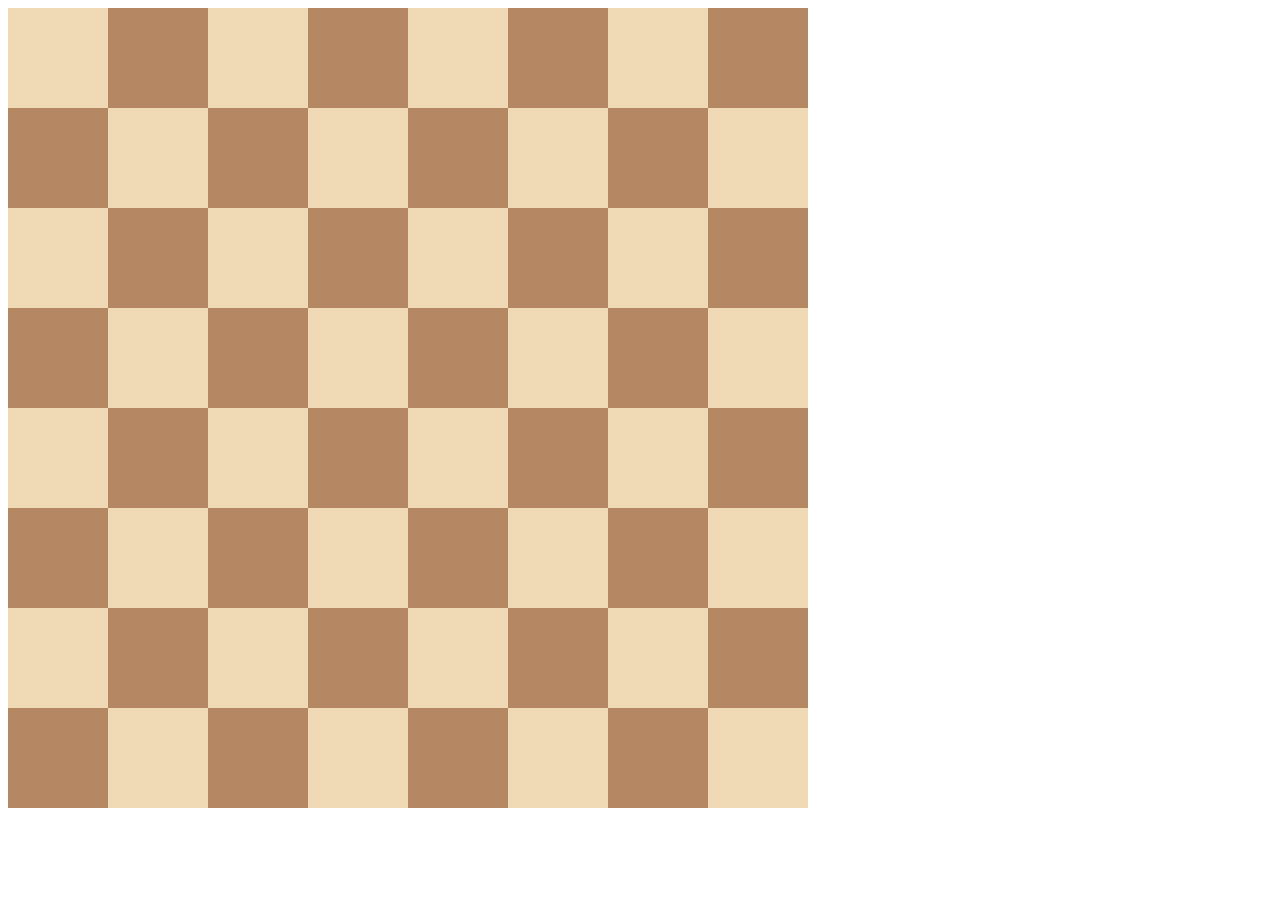
<file: 10.0 Display Grid/index.html>
<!DOCTYPE html>
<html>

<head>
  <title>Chessboard</title>
  <style>
    /* Write your code here */
    /* Each square should be 100px by 100px */
    /* My colours for white: #f0d9b5, black: #b58863 */


    .container{
      width: 800px;
      display: grid;
      grid-template-columns: 1fr 1fr 1fr 1fr 1fr 1fr 1fr 1fr;
      grid-template-rows: 1fr 1fr 1fr 1fr 1fr 1fr 1fr 1fr;

    }

    .white{
      height: 100px;
      width: 100px;
      background-color: #f0d9b5;
    }

    .black{
      height: 100px;
      width: 100px;
      background-color: #b58863;
    }

  </style>
</head>

<body>
  <div class="container">
    <div class="white"></div>
    <div class="black"></div>
    <div class="white"></div>
    <div class="black"></div>
    <div class="white"></div>
    <div class="black"></div>
    <div class="white"></div>
    <div class="black"></div>
    <div class="black"></div>
    <div class="white"></div>
    <div class="black"></div>
    <div class="white"></div>
    <div class="black"></div>
    <div class="white"></div>
    <div class="black"></div>
    <div class="white"></div>
    <div class="white"></div>
    <div class="black"></div>
    <div class="white"></div>
    <div class="black"></div>
    <div class="white"></div>
    <div class="black"></div>
    <div class="white"></div>
    <div class="black"></div>
    <div class="black"></div>
    <div class="white"></div>
    <div class="black"></div>
    <div class="white"></div>
    <div class="black"></div>
    <div class="white"></div>
    <div class="black"></div>
    <div class="white"></div>
    <div class="white"></div>
    <div class="black"></div>
    <div class="white"></div>
    <div class="black"></div>
    <div class="white"></div>
    <div class="black"></div>
    <div class="white"></div>
    <div class="black"></div>
    <div class="black"></div>
    <div class="white"></div>
    <div class="black"></div>
    <div class="white"></div>
    <div class="black"></div>
    <div class="white"></div>
    <div class="black"></div>
    <div class="white"></div>
    <div class="white"></div>
    <div class="black"></div>
    <div class="white"></div>
    <div class="black"></div>
    <div class="white"></div>
    <div class="black"></div>
    <div class="white"></div>
    <div class="black"></div>
    <div class="black"></div>
    <div class="white"></div>
    <div class="black"></div>
    <div class="white"></div>
    <div class="black"></div>
    <div class="white"></div>
    <div class="black"></div>
    <div class="white"></div>
  </div>
</body>

</html>
</file>
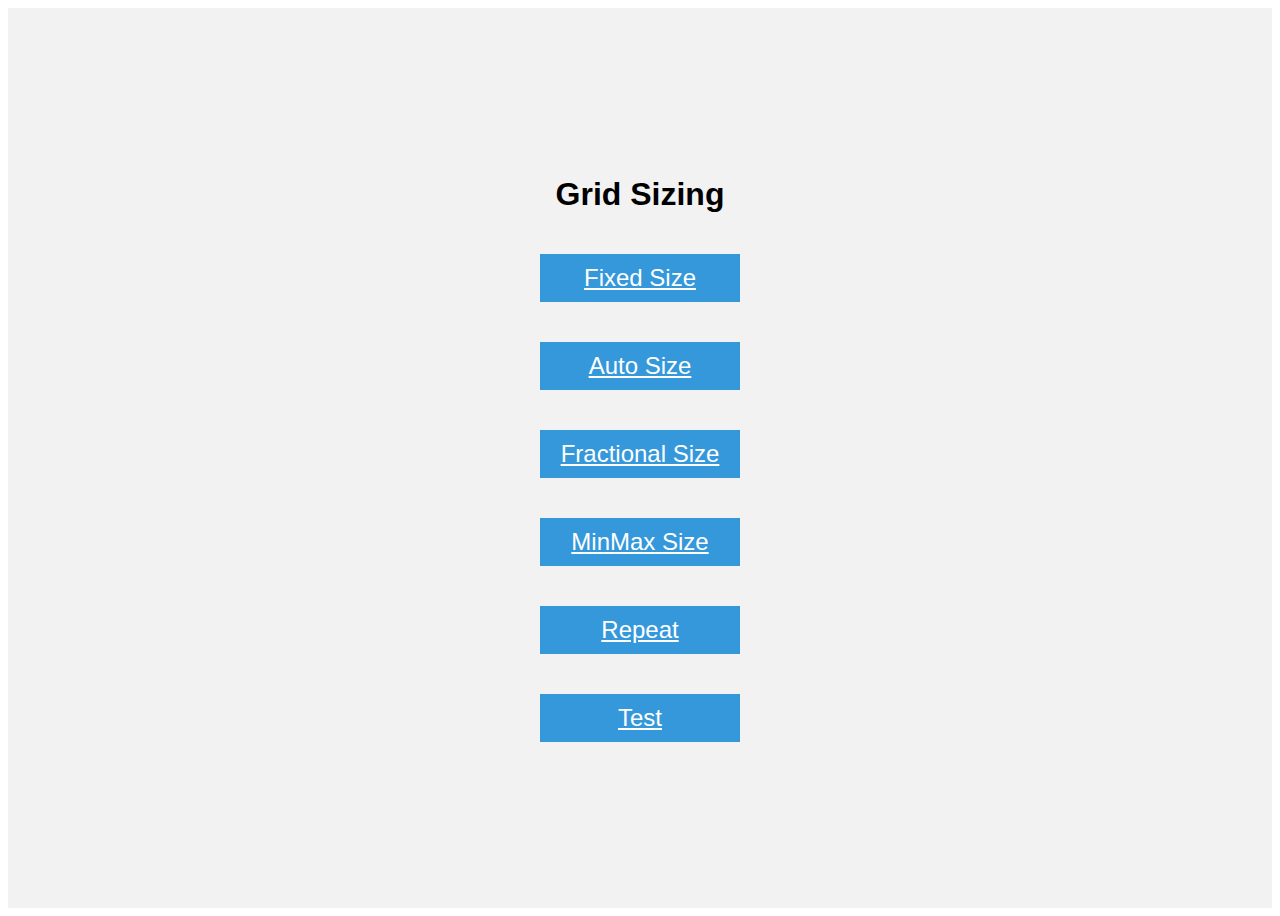
<file: 10.1 Grid Sizing/index.html>
<!DOCTYPE html>
<html lang="en">

<head>
  <meta charset="UTF-8">
  <meta name="google" content="notranslate">
  <meta name="viewport" content="width=device-width, initial-scale=1.0">
  <title>Grid Fundamentals</title>
  <style>
    body {
      font-family: sans-serif;
    }

    .container {
      display: flex;
      justify-content: center;
      align-items: center;
      flex-direction: column;
      height: 100vh;
      background-color: #f2f2f2;
    }

    .item {
      width: 200px;
      margin: 20px;
      background-color: #3498db;
      color: #fff;
      text-align: center;
      line-height: 2;
      font-size: 24px;
    }
  </style>
</head>

<body>
  <div class="container">
    <h1>Grid Sizing</h1>
    <a class="item" href="./fixed-size.html">Fixed Size</a>
    <a class="item" href="./auto-size.html">Auto Size</a>
    <a class="item" href="./fractional-size.html">Fractional Size</a>
    <a class="item" href="./minmax-size.html">MinMax Size</a>
    <a class="item" href="./repeat.html">Repeat</a>
    <a class="item" href="./test.html">Test</a>


  </div>
</body>

</html>
</file>
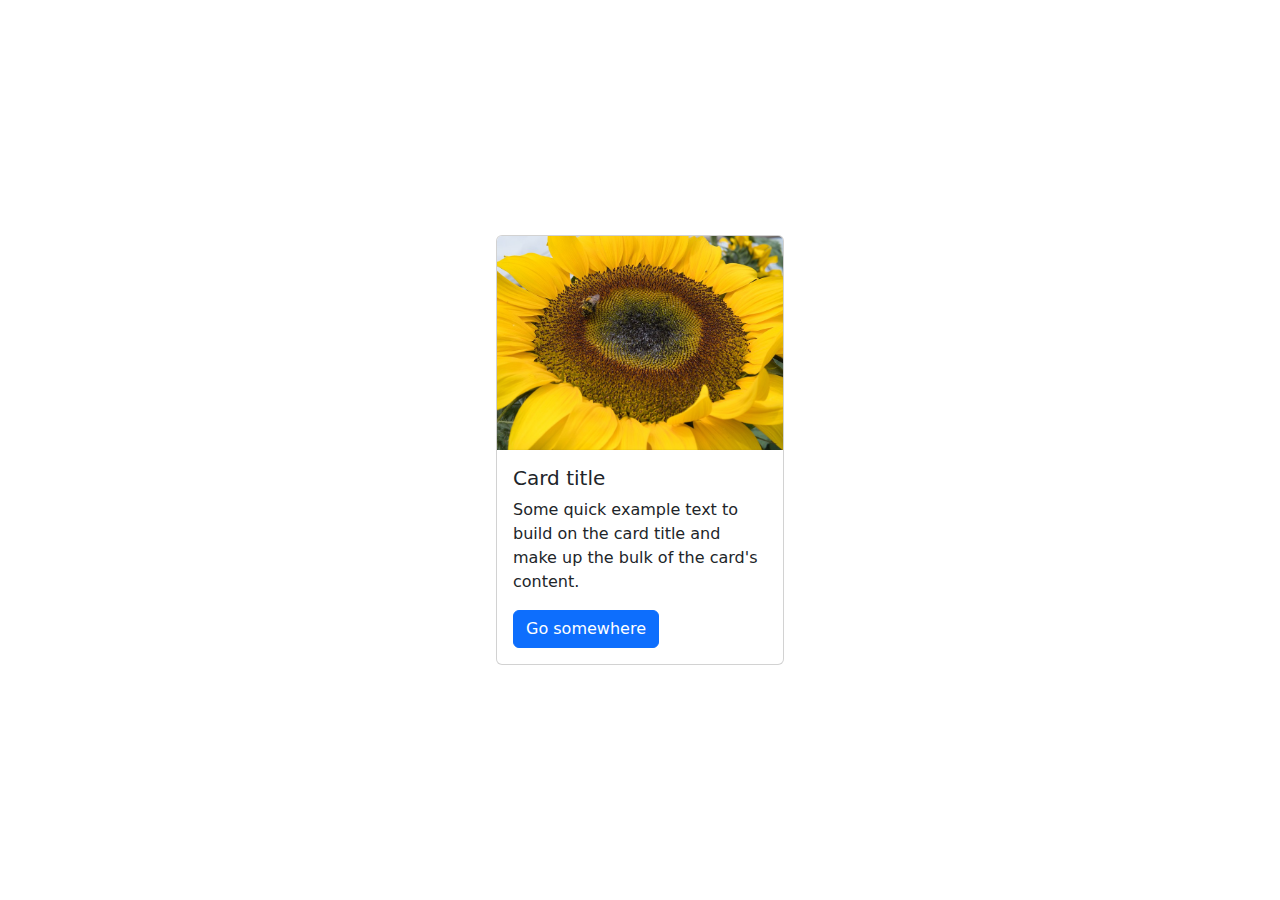
<file: 11.0 Bootstrap Intro/index.html>
<!doctype html>
<html lang="en">

<head>
  <meta charset="utf-8">
  <meta name="viewport" content="width=device-width, initial-scale=1">
  <title>Bootstrap</title>
  <!-- TODO 1: Add the Bootstrap link here. -->
  <link href="https://cdn.jsdelivr.net/npm/bootstrap@5.3.3/dist/css/bootstrap.min.css" rel="stylesheet" integrity="sha384-QWTKZyjpPEjISv5WaRU9OFeRpok6YctnYmDr5pNlyT2bRjXh0JMhjY6hW+ALEwIH" crossorigin="anonymous">
  <style>
    /* TODO 4: Use flexbox to center the card in the vertical and horizontal center. */
    .flex-container{
      height: 100vh;
      display: flex;
      justify-content: center;
      align-items: center;
    }
  </style>
</head>

<body>
  <div class="flex-container">
    <!-- TODO 2: Add the Bootstrap Prebuilt Card here -->
    <div class="card" style="width: 18rem;">
      <img src="flower.jpg" class="card-img-top" alt="...">
      <div class="card-body">
        <h5 class="card-title">Card title</h5>
        <p class="card-text">Some quick example text to build on the card title and make up the bulk of the card's content.</p>
        <a href="#" class="btn btn-primary">Go somewhere</a>
      </div>
    </div>
    <!-- TODO 3: Change the image src to display the flower.jpg image. -->
  </div>
</body>

</html>
</file>
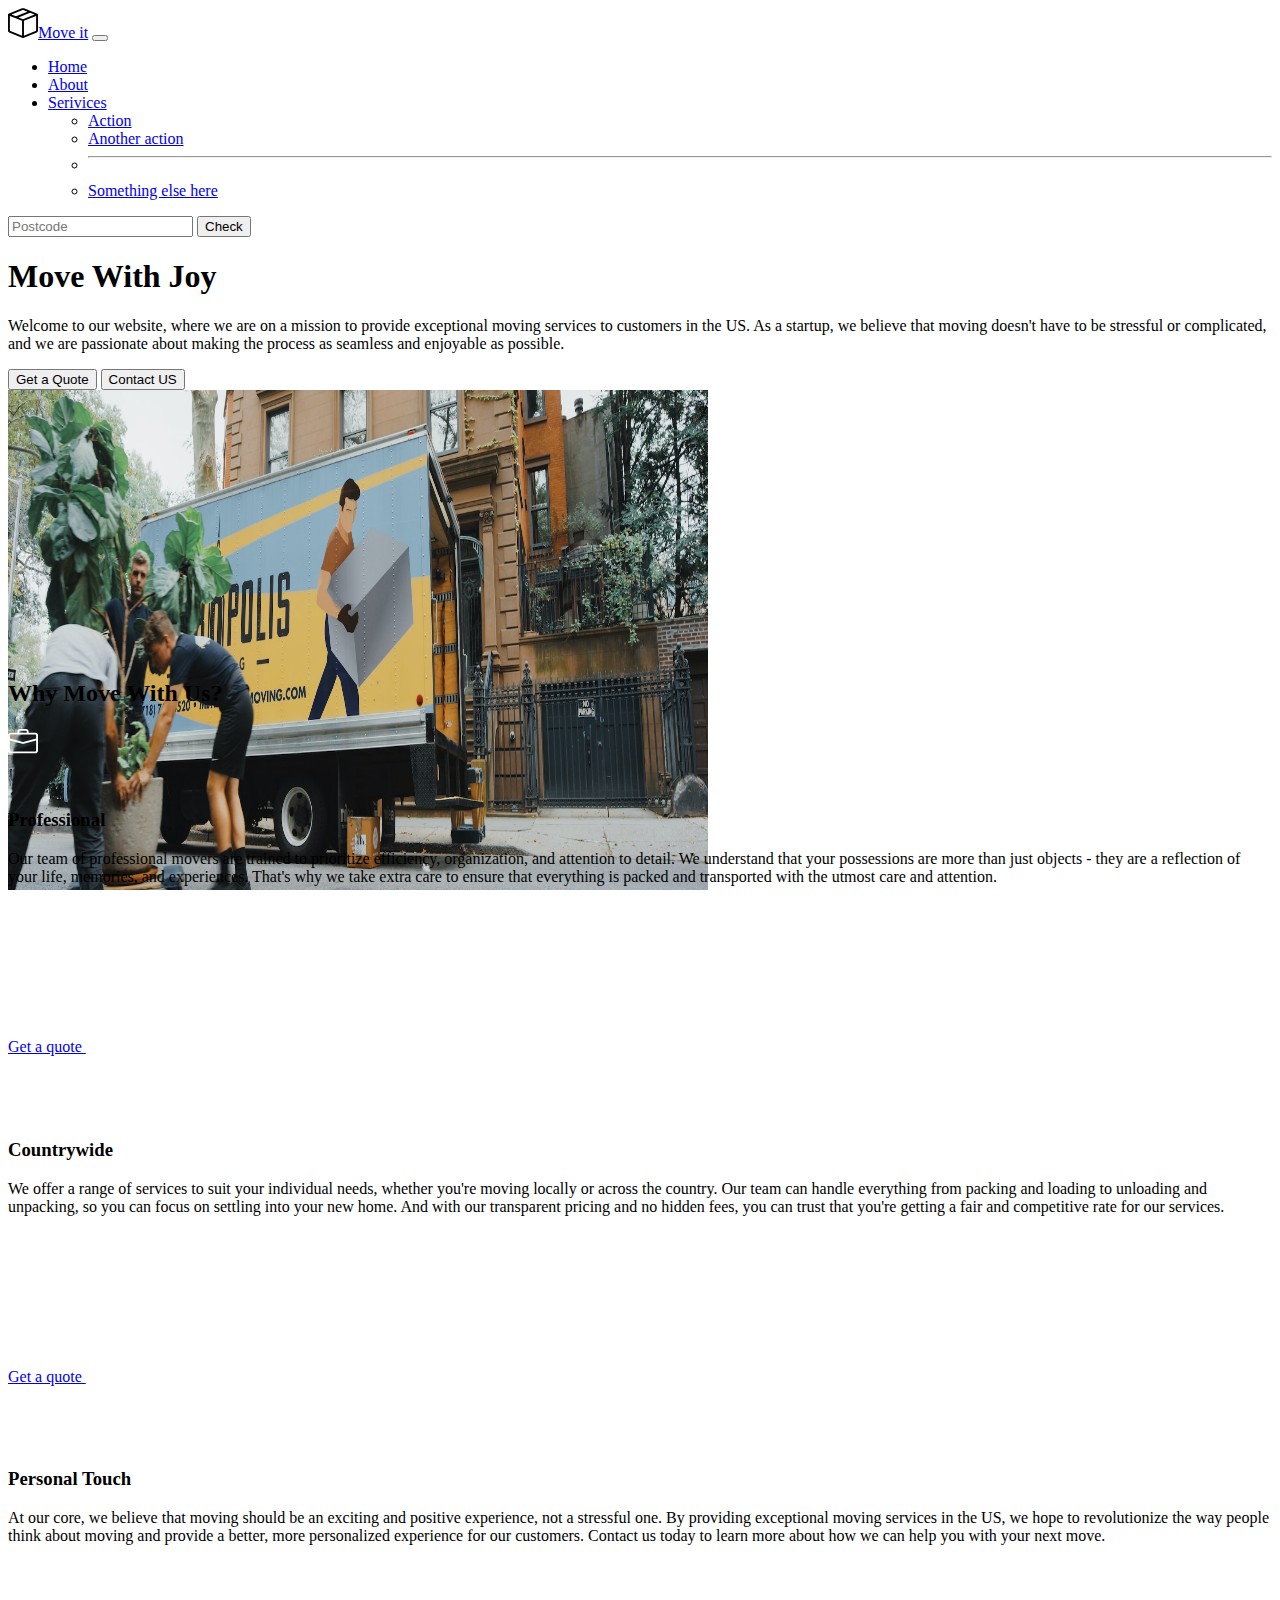
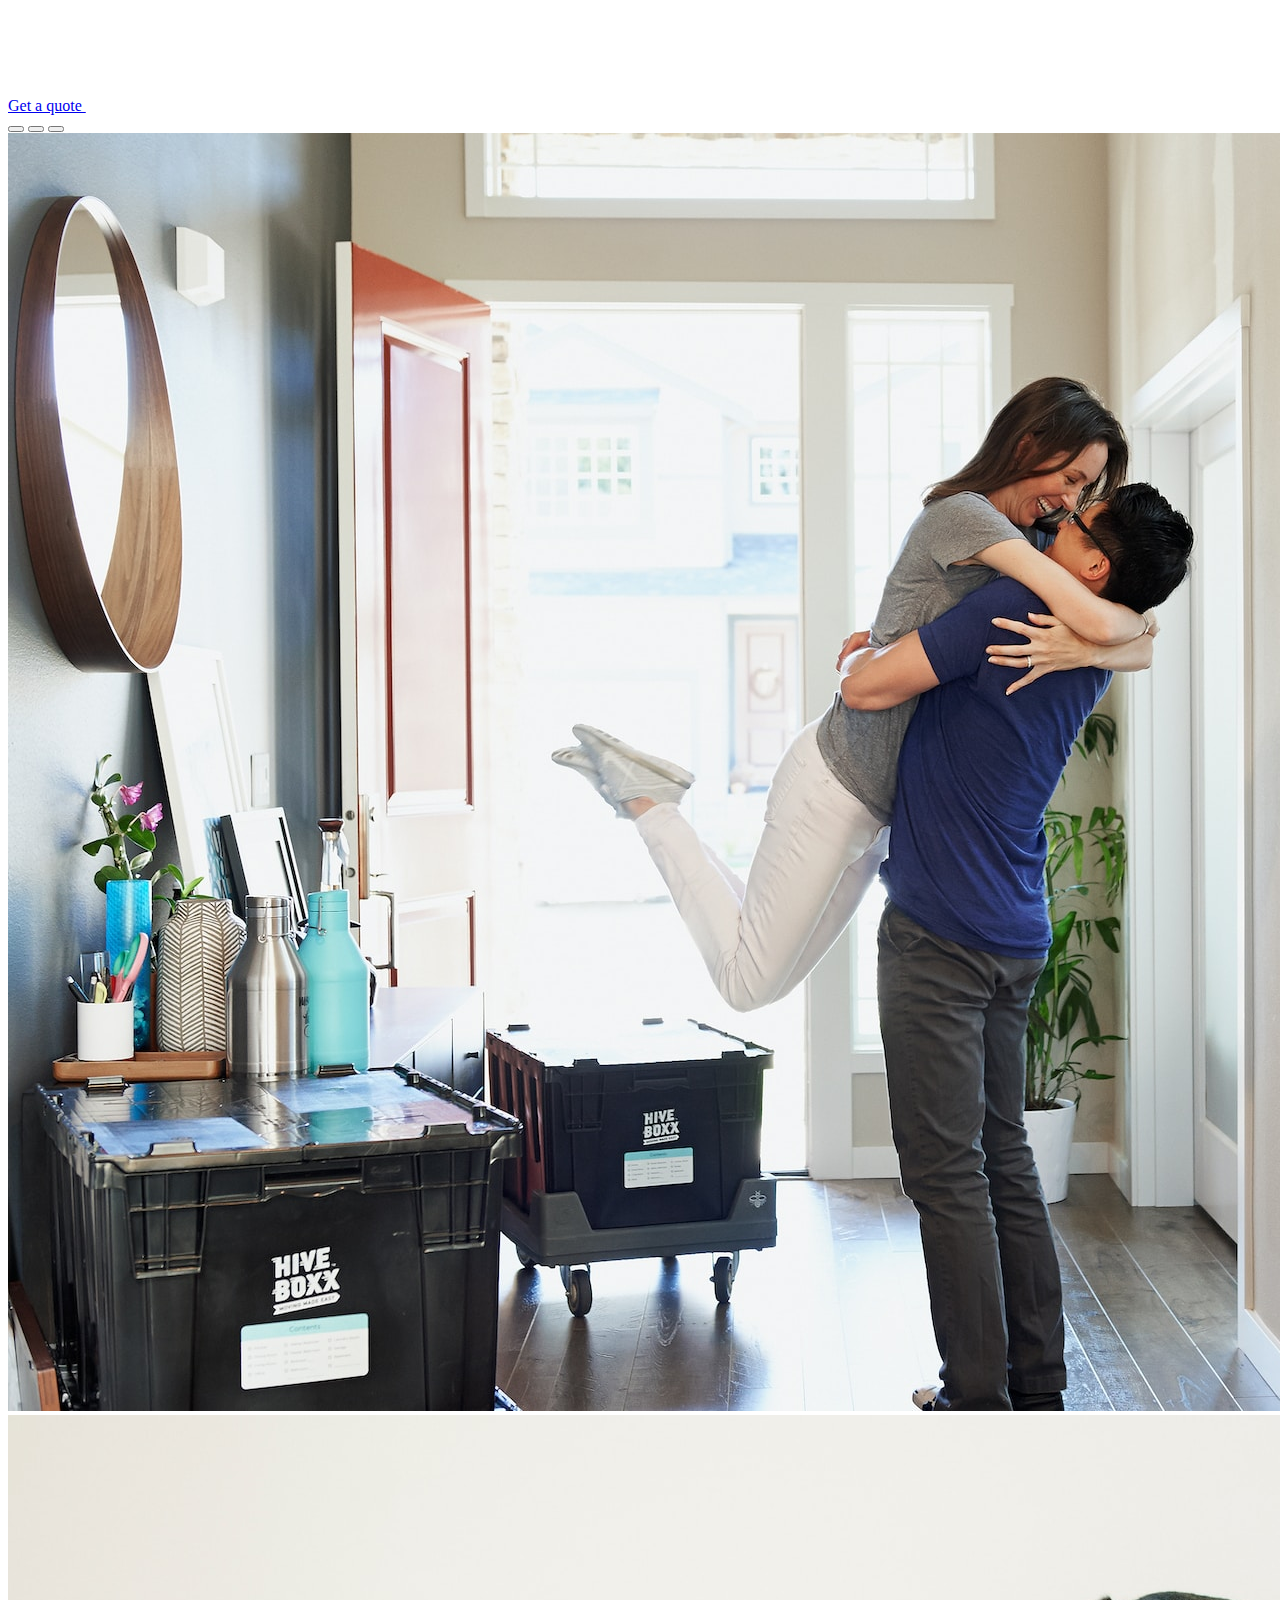
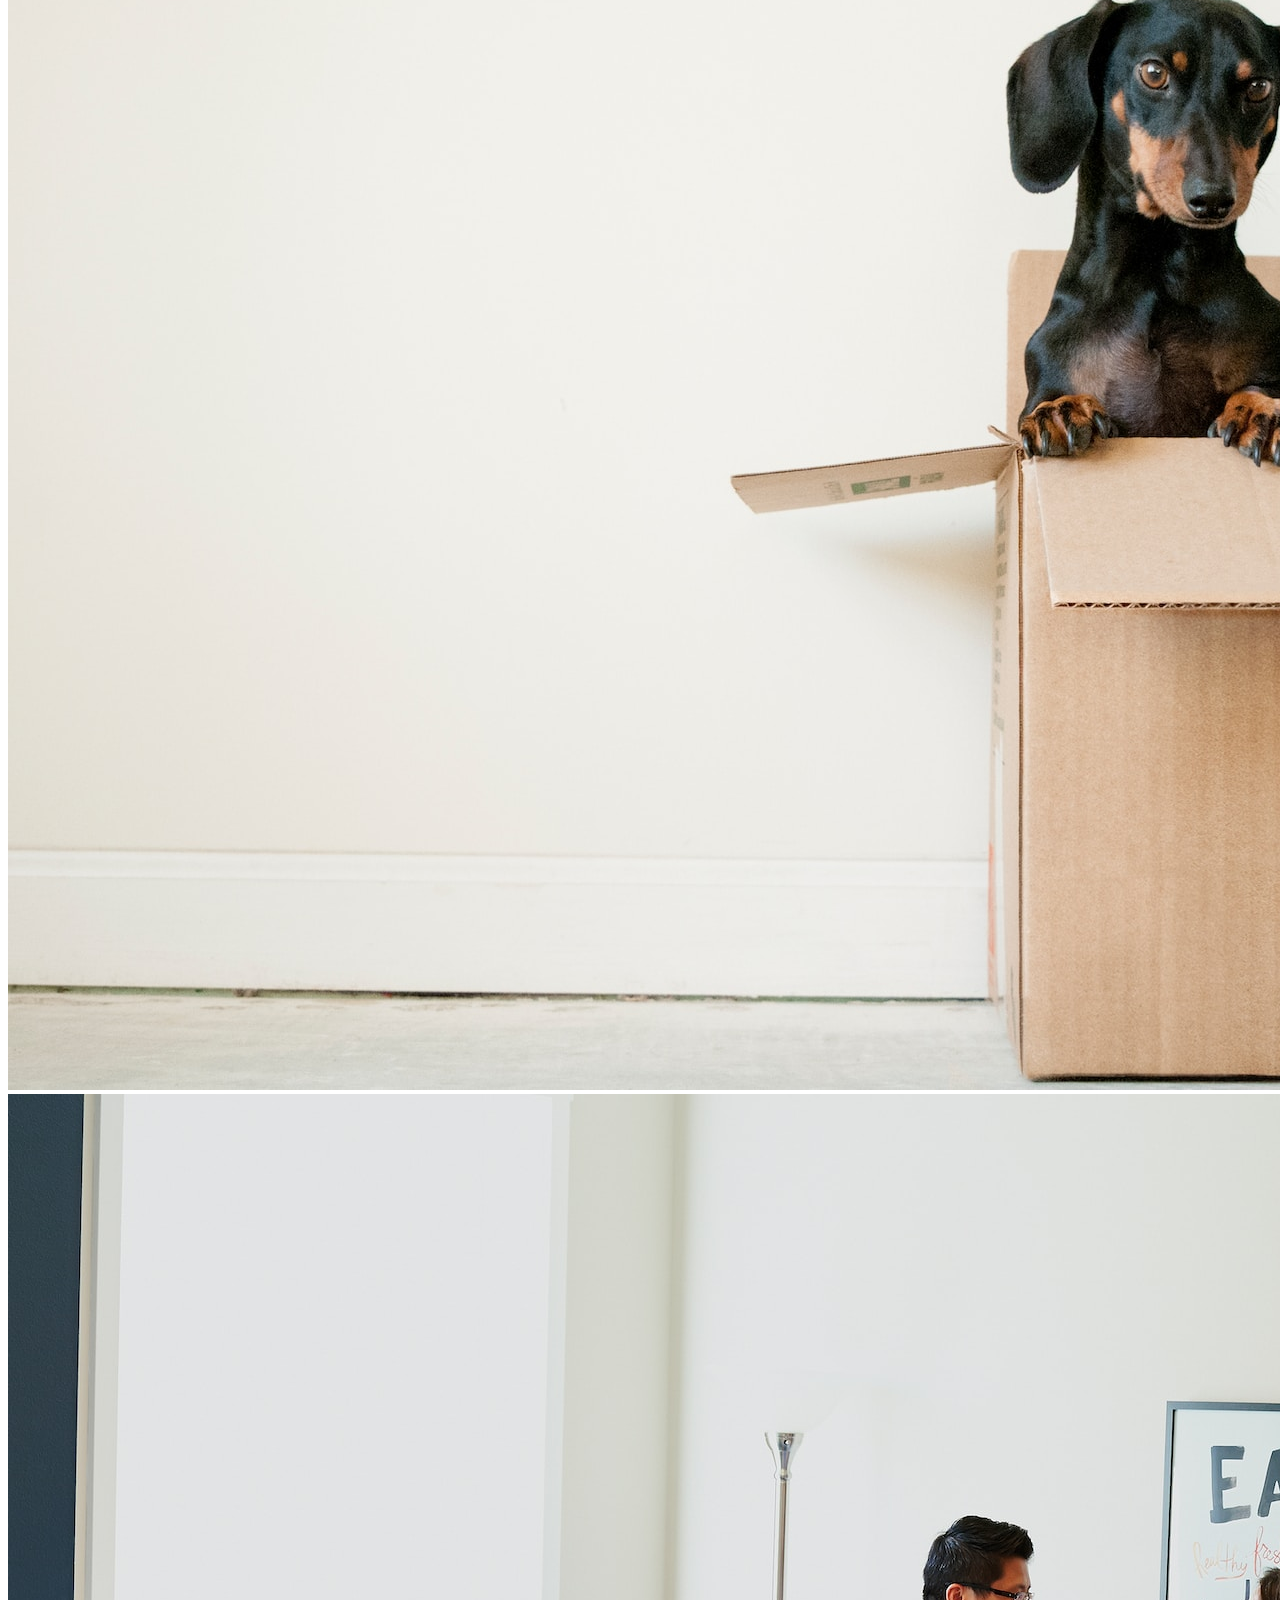
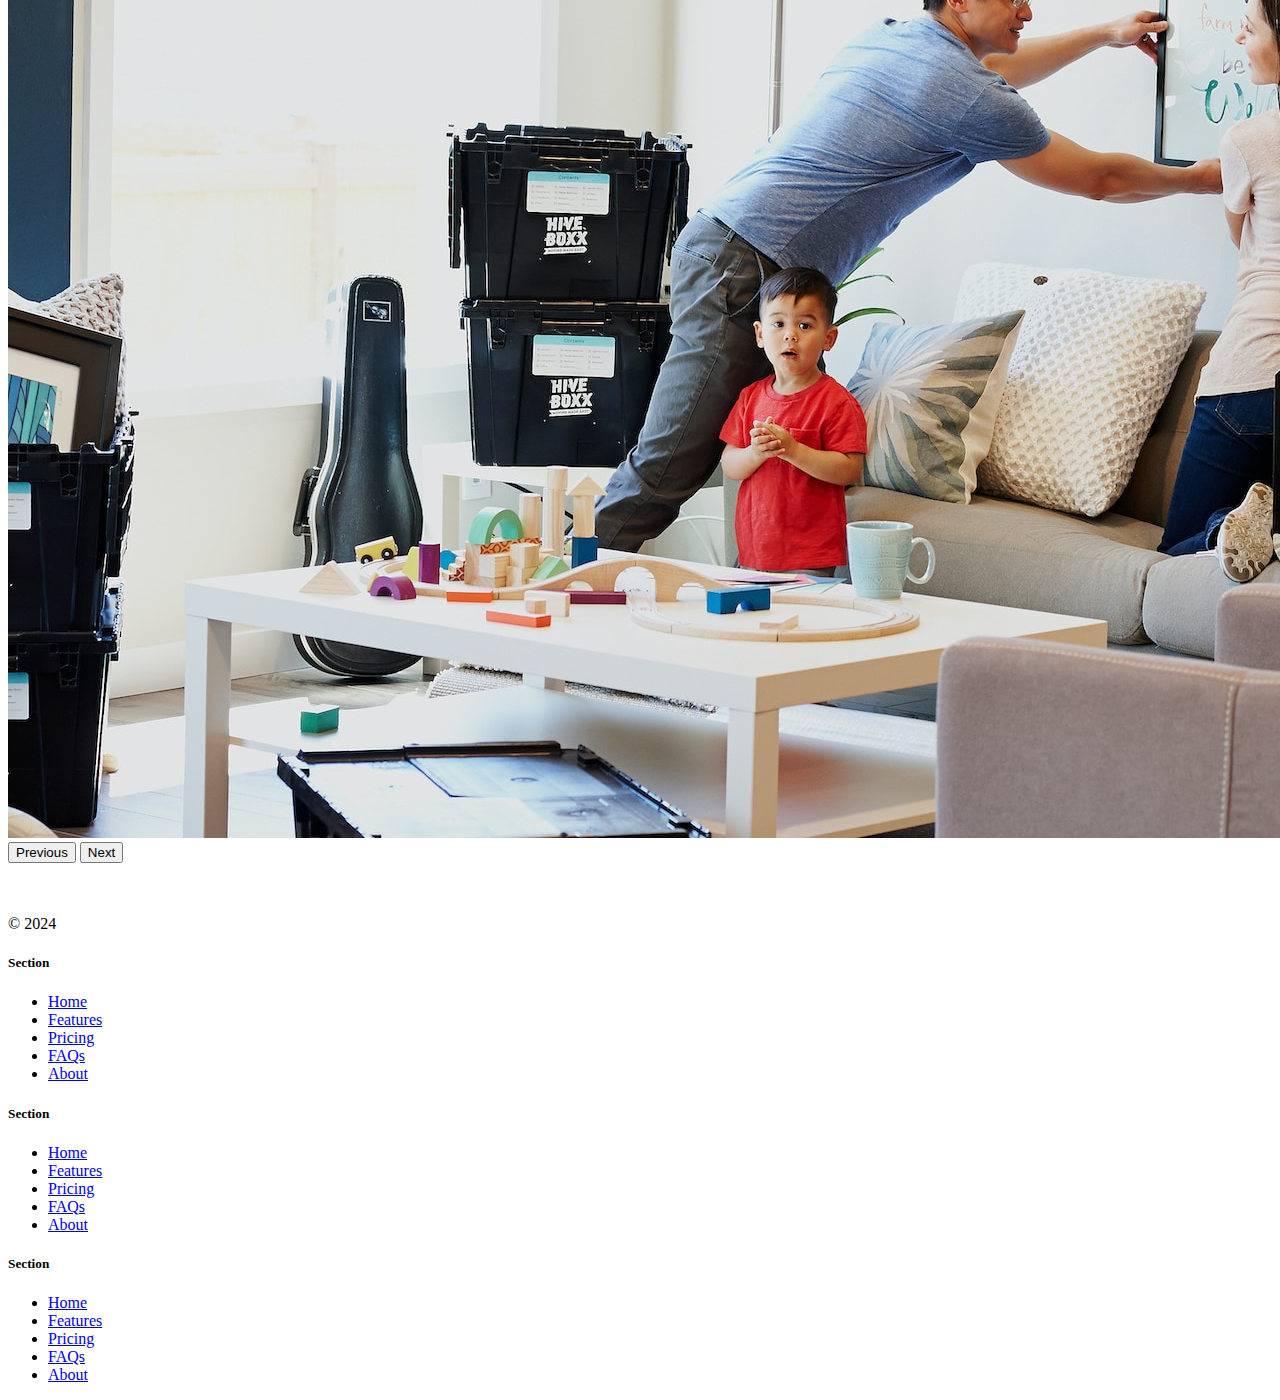
<file: 11.2 Bootstrap Components/index.html>
<!DOCTYPE html>
<html lang="en" data-bs-theme="dark">

<head>
  <meta charset="UTF-8">
  <meta name="viewport" content="width=device-width, initial-scale=1.0">
  <title>Bootstrap Components</title>
  <link href="https://cdn.jsdelivr.net/npm/bootstrap@5.3.0-alpha2/dist/css/bootstrap.min.css" rel="stylesheet"
    integrity="sha384-aFq/bzH65dt+w6FI2ooMVUpc+21e0SRygnTpmBvdBgSdnuTN7QbdgL+OapgHtvPp" crossorigin="anonymous">
  <style>

.feature-icon {
    width: 4rem;
    height: 4rem;
    border-radius: .75rem;
}

.container{

}

/* .carousel-inner{
  display: flex;
  height: 100vh;
  align-items: center;
  justify-content: center;
  width: 960px;
}
 */
  </style>
</head>

<body>
  <nav class="navbar navbar-expand-lg bg-body-tertiary">
    <div class="container-fluid">
      <a class="navbar-brand" href="#"> <img src="box-seam.svg" alt="Move it brand logo" height="30">Move it</a>
      <button class="navbar-toggler" type="button" data-bs-toggle="collapse" data-bs-target="#navbarSupportedContent" aria-controls="navbarSupportedContent" aria-expanded="false" aria-label="Toggle navigation">
        <span class="navbar-toggler-icon"></span>
      </button>
      <div class="collapse navbar-collapse" id="navbarSupportedContent">
        <ul class="navbar-nav me-auto mb-2 mb-lg-0">
          <li class="nav-item">
            <a class="nav-link active" aria-current="page" href="#">Home</a>
          </li>
          <li class="nav-item">
            <a class="nav-link" href="#">About</a>
          </li>
          <li class="nav-item dropdown">
            <a class="nav-link dropdown-toggle" href="#" role="button" data-bs-toggle="dropdown" aria-expanded="false">
              Serivices
            </a>
            <ul class="dropdown-menu">
              <li><a class="dropdown-item" href="#">Action</a></li>
              <li><a class="dropdown-item" href="#">Another action</a></li>
              <li><hr class="dropdown-divider"></li>
              <li><a class="dropdown-item" href="#">Something else here</a></li>
            </ul>
          </li>
        </ul>
        <form class="d-flex" role="search">
          <input class="form-control me-2" type="search" placeholder="Postcode" aria-label="Search">
          <button class="btn btn-outline-success" type="submit">Check</button>
        </form>
      </div>
    </div>
  </nav>

  <div class="px-4 pt-5 my-5 text-center border-bottom">
    <h1 class="display-4 fw-bold text-body-emphasis">Move With Joy</h1>
    <div class="col-lg-6 mx-auto">
      <p class="lead mb-4">Welcome to our website, where we are on a mission to provide exceptional moving services to customers in the US. As a startup, we believe that moving doesn't have to be stressful or complicated, and we are passionate about making the process as seamless and enjoyable as possible.</p>
      <div class="d-grid gap-2 d-sm-flex justify-content-sm-center mb-5">
        <button type="button" class="btn btn-primary btn-lg px-4 me-sm-3">Get a Quote</button>
        <button type="button" class="btn btn-outline-secondary btn-lg px-4">Contact US</button>
      </div>
    </div>
    <div class="overflow-hidden" style="max-height: 30vh;">
      <div class="container px-5">
        <img src="moving-van.jpg" class="img-fluid border rounded-3 shadow-lg mb-4" alt="Example image" width="700" height="500" loading="lazy">
      </div>
    </div>
  </div>

  <div class="container px-4 py-5" id="featured-3">
    <h2 class="pb-2 border-bottom">Why Move With Us?</h2>
    <div class="row g-4 py-5 row-cols-1 row-cols-lg-3">
      <div class="feature col">
        <div class="feature-icon d-inline-flex align-items-center justify-content-center text-bg-primary bg-gradient fs-2 mb-3">
         <img src="./briefcase.svg" alt="briefcase" height="30">
        </div>
        <h3 class="fs-2 text-body-emphasis">Professional</h3>
        <p>Our team of professional movers are trained to prioritize efficiency, organization, and attention to detail. We understand that your possessions are more than just objects - they are a reflection of your life, memories, and experiences. That's why we take extra care to ensure that everything is packed and transported with the utmost care and attention.</p>
        <a href="#" class="icon-link">
          Get a quote
          <svg class="bi"><use xlink:href="#chevron-right"></use></svg>
        </a>
      </div>
      <div class="feature col">
        <div class="feature-icon d-inline-flex align-items-center justify-content-center text-bg-primary bg-gradient fs-2 mb-3">
          <img src="./bus-front.svg" alt="bus-front" height="30">
        </div>
        <h3 class="fs-2 text-body-emphasis">Countrywide</h3>
        <p>We offer a range of services to suit your individual needs, whether you're moving locally or across the country. Our team can handle everything from packing and loading to unloading and unpacking, so you can focus on settling into your new home. And with our transparent pricing and no hidden fees, you can trust that you're getting a fair and competitive rate for our services.</p>
        <a href="#" class="icon-link">
          Get a quote
          <svg class="bi"><use xlink:href="#chevron-right"></use></svg>
        </a>
      </div>
      <div class="feature col">
        <div class="feature-icon d-inline-flex align-items-center justify-content-center text-bg-primary bg-gradient fs-2 mb-3">
          <img src="./chat-square-heart.svg" alt="chat-square-heart" height="30">
        </div>
        <h3 class="fs-2 text-body-emphasis">Personal Touch</h3>
        <p>At our core, we believe that moving should be an exciting and positive experience, not a stressful one. By providing exceptional moving services in the US, we hope to revolutionize the way people think about moving and provide a better, more personalized experience for our customers. Contact us today to learn more about how we can help you with your next move.</p>
        <a href="#" class="icon-link">
          Get a quote
          <svg class="bi"><use xlink:href="#chevron-right"></use></svg>
        </a>
      </div>
    </div>
  </div>

  <div class="container">
  <div id="carouselExampleIndicators" class="carousel slide">
    <div class="carousel-indicators">
      <button type="button" data-bs-target="#carouselExampleIndicators" data-bs-slide-to="0" class="active" aria-current="true" aria-label="Slide 1"></button>
      <button type="button" data-bs-target="#carouselExampleIndicators" data-bs-slide-to="1" aria-label="Slide 2"></button>
      <button type="button" data-bs-target="#carouselExampleIndicators" data-bs-slide-to="2" aria-label="Slide 3"></button>
    </div>
    <div class="carousel-inner">
      <div class="carousel-item active">
        <img src="couple.jpg" class="d-block w-100" alt="...">
      </div>
      <div class="carousel-item">
        <img src="dog.jpg" class="d-block w-100" alt="...">
      </div>
      <div class="carousel-item">
        <img src="family.jpg" class="d-block w-100" alt="...">
      </div>
    </div>
    <button class="carousel-control-prev" type="button" data-bs-target="#carouselExampleIndicators" data-bs-slide="prev">
      <span class="carousel-control-prev-icon" aria-hidden="true"></span>
      <span class="visually-hidden">Previous</span>
    </button>
    <button class="carousel-control-next" type="button" data-bs-target="#carouselExampleIndicators" data-bs-slide="next">
      <span class="carousel-control-next-icon" aria-hidden="true"></span>
      <span class="visually-hidden">Next</span>
    </button>
  </div>
</div>

<footer class="row row-cols-1 row-cols-sm-2 row-cols-md-5 py-5 my-5 border-top">
  <div class="col mb-3">
    <a href="/" class="d-flex align-items-center mb-3 link-body-emphasis text-decoration-none">
      <svg class="bi me-2" width="40" height="32"><use xlink:href="#bootstrap"></use></svg>
    </a>
    <p class="text-body-secondary">© 2024</p>
  </div>

  <div class="col mb-3">

  </div>

  <div class="col mb-3">
    <h5>Section</h5>
    <ul class="nav flex-column">
      <li class="nav-item mb-2"><a href="#" class="nav-link p-0 text-body-secondary">Home</a></li>
      <li class="nav-item mb-2"><a href="#" class="nav-link p-0 text-body-secondary">Features</a></li>
      <li class="nav-item mb-2"><a href="#" class="nav-link p-0 text-body-secondary">Pricing</a></li>
      <li class="nav-item mb-2"><a href="#" class="nav-link p-0 text-body-secondary">FAQs</a></li>
      <li class="nav-item mb-2"><a href="#" class="nav-link p-0 text-body-secondary">About</a></li>
    </ul>
  </div>

  <div class="col mb-3">
    <h5>Section</h5>
    <ul class="nav flex-column">
      <li class="nav-item mb-2"><a href="#" class="nav-link p-0 text-body-secondary">Home</a></li>
      <li class="nav-item mb-2"><a href="#" class="nav-link p-0 text-body-secondary">Features</a></li>
      <li class="nav-item mb-2"><a href="#" class="nav-link p-0 text-body-secondary">Pricing</a></li>
      <li class="nav-item mb-2"><a href="#" class="nav-link p-0 text-body-secondary">FAQs</a></li>
      <li class="nav-item mb-2"><a href="#" class="nav-link p-0 text-body-secondary">About</a></li>
    </ul>
  </div>

  <div class="col mb-3">
    <h5>Section</h5>
    <ul class="nav flex-column">
      <li class="nav-item mb-2"><a href="#" class="nav-link p-0 text-body-secondary">Home</a></li>
      <li class="nav-item mb-2"><a href="#" class="nav-link p-0 text-body-secondary">Features</a></li>
      <li class="nav-item mb-2"><a href="#" class="nav-link p-0 text-body-secondary">Pricing</a></li>
      <li class="nav-item mb-2"><a href="#" class="nav-link p-0 text-body-secondary">FAQs</a></li>
      <li class="nav-item mb-2"><a href="#" class="nav-link p-0 text-body-secondary">About</a></li>
    </ul>
  </div>
</footer>

  <script src="https://cdn.jsdelivr.net/npm/bootstrap@5.3.3/dist/js/bootstrap.bundle.min.js" integrity="sha384-YvpcrYf0tY3lHB60NNkmXc5s9fDVZLESaAA55NDzOxhy9GkcIdslK1eN7N6jIeHz" crossorigin="anonymous"></script>
</body>

</html>
</file>
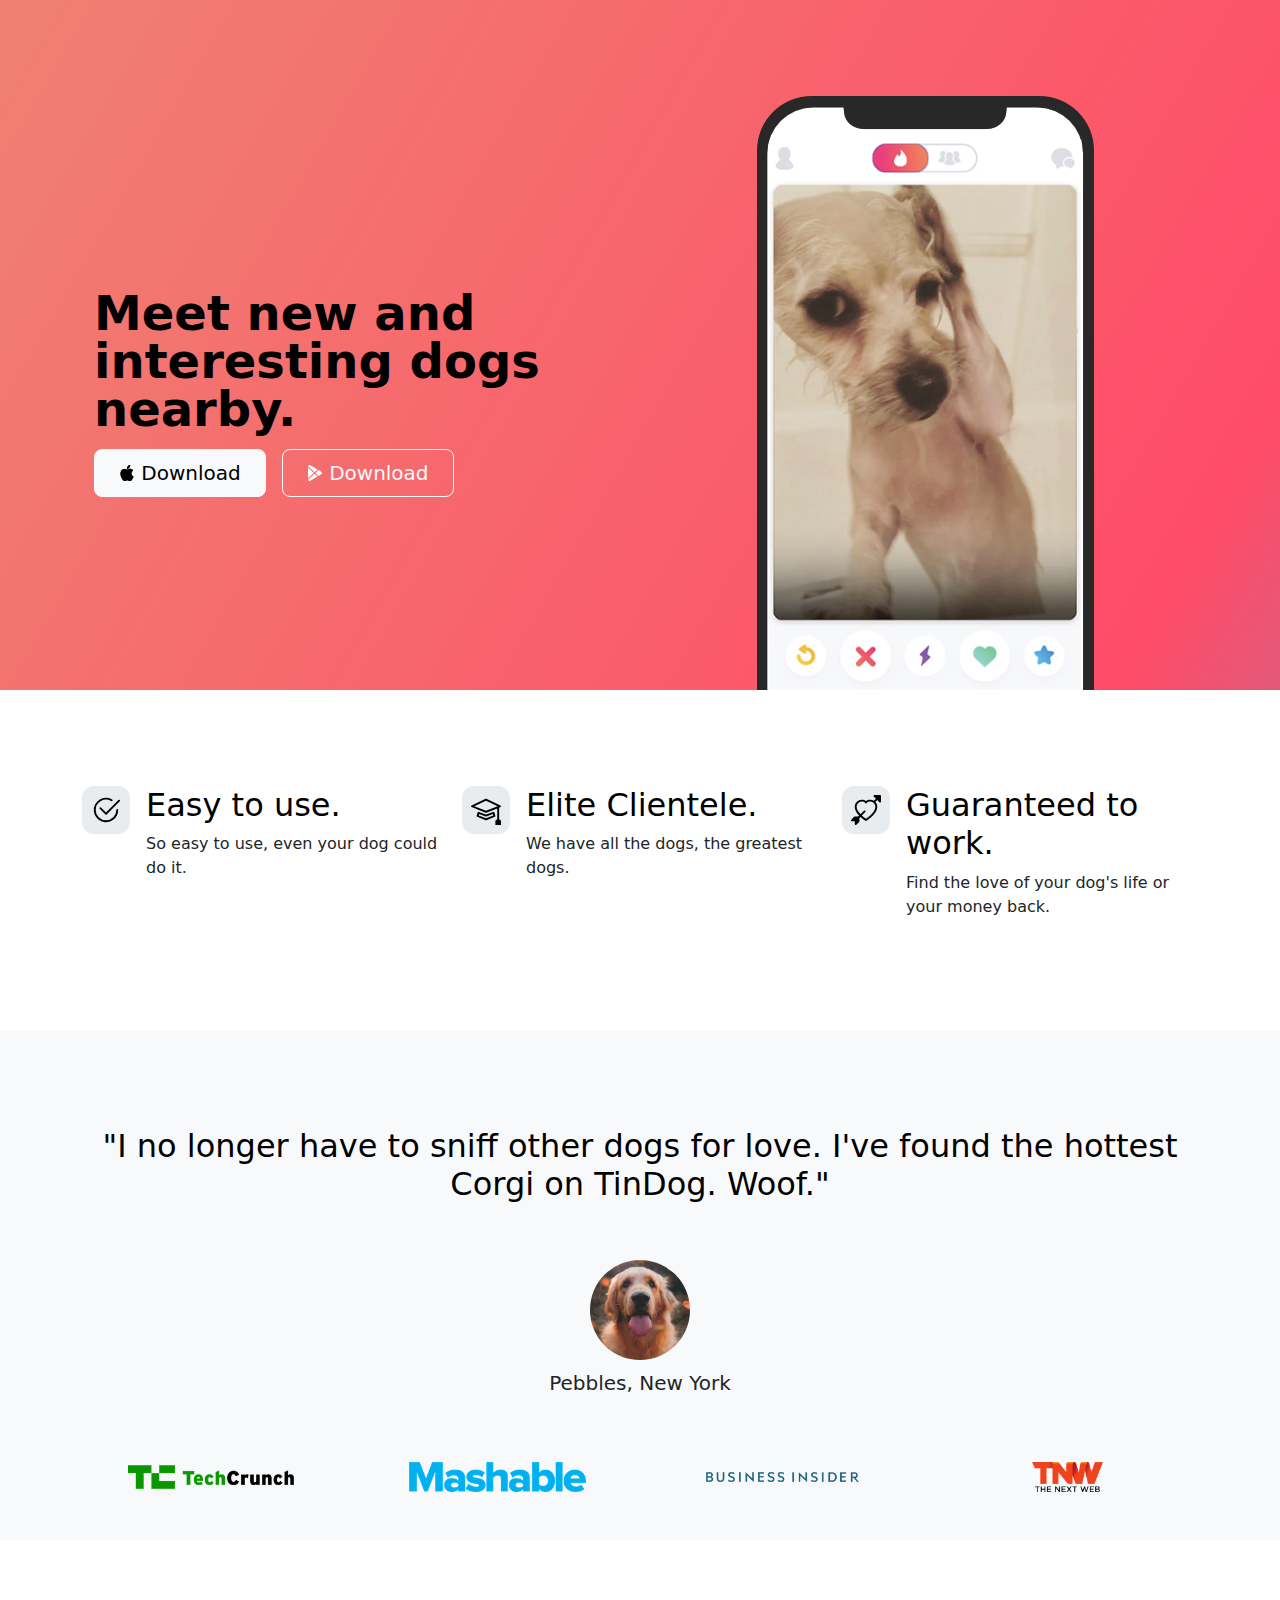
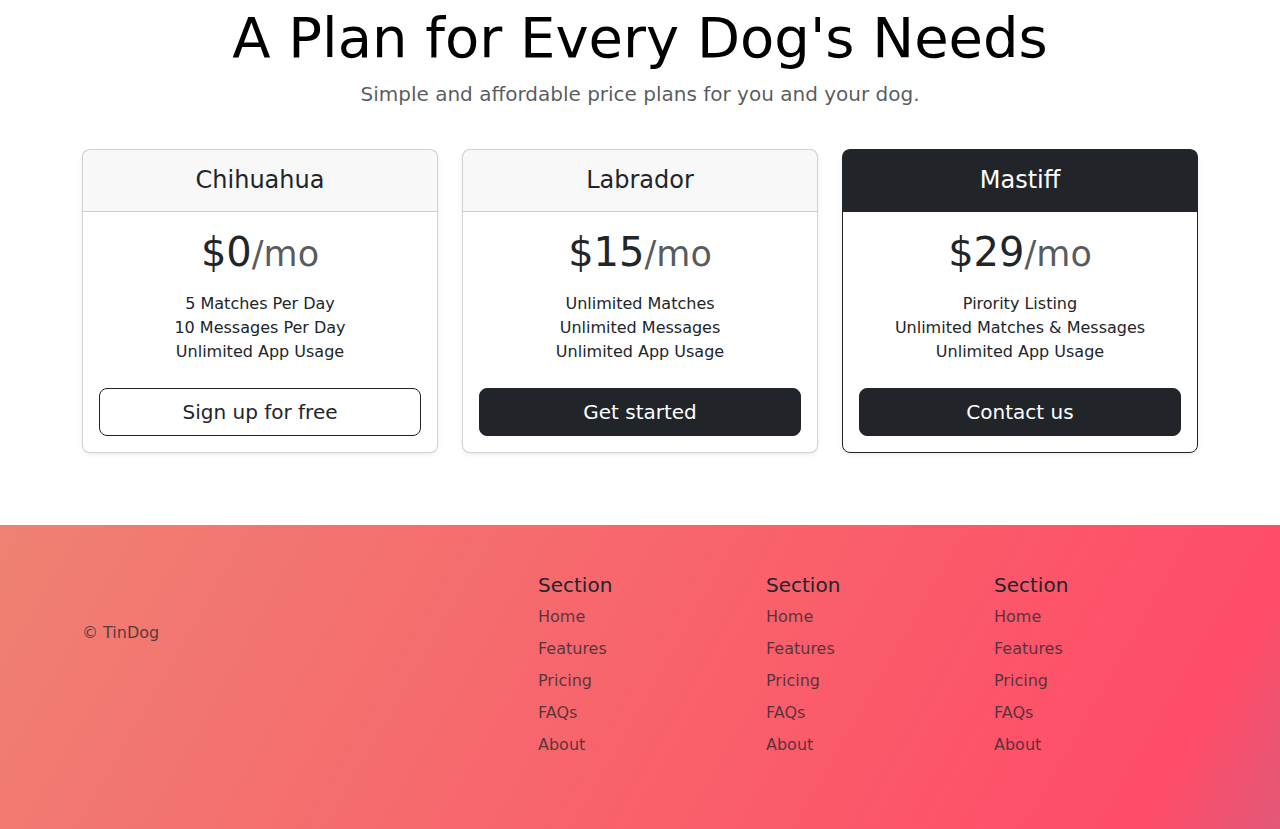
<file: 11.3 TinDog Project/index.html>
<!DOCTYPE html>
<html lang="en">
  <head>
    <meta charset="UTF-8" />
    <meta name="viewport" content="width=device-width, initial-scale=1.0" />
    <title>TinDog</title>
    <link
      href="https://cdn.jsdelivr.net/npm/bootstrap@5.3.3/dist/css/bootstrap.min.css"
      rel="stylesheet"
      integrity="sha384-QWTKZyjpPEjISv5WaRU9OFeRpok6YctnYmDr5pNlyT2bRjXh0JMhjY6hW+ALEwIH"
      crossorigin="anonymous"
    />
    <link rel="stylesheet" href="css/style.css" />
  </head>

  <body>
    <!-- Title -->

    <section id="title" class="gradient-background">
      <div class="container col-xxl-8 px-4 pt-5">
        <div class="row flex-lg-row-reverse align-items-center g-5 pt-5">
          <div class="col-10 col-sm-8 col-lg-6">
            <img src="./images/iphone.png" class="d-block mx-lg-auto img-fluid" alt="Bootstrap Themes" height="200" loading="lazy">
          </div>
          <div class="col-lg-6">
            <h1 class="display-5 fw-bold text-body-emphasis lh-1 mb-3">
              Meet new and interesting dogs nearby.
            </h1>
            <div class="d-grid gap-2 d-md-flex justify-content-md-start">
              <button type="button" class="btn btn-light btn-lg px-4 me-md-2">
                <svg
                  xmlns="http://www.w3.org/2000/svg"
                  width="16"
                  height="16"
                  fill="currentColor"
                  class="bi bi-apple mb-1"
                  viewBox="0 0 16 16"
                >
                  <path
                    d="M11.182.008C11.148-.03 9.923.023 8.857 1.18c-1.066 1.156-.902 2.482-.878 2.516.024.034 1.52.087 2.475-1.258.955-1.345.762-2.391.728-2.43Zm3.314 11.733c-.048-.096-2.325-1.234-2.113-3.422.212-2.189 1.675-2.789 1.698-2.854.023-.065-.597-.79-1.254-1.157a3.692 3.692 0 0 0-1.563-.434c-.108-.003-.483-.095-1.254.116-.508.139-1.653.589-1.968.607-.316.018-1.256-.522-2.267-.665-.647-.125-1.333.131-1.824.328-.49.196-1.422.754-2.074 2.237-.652 1.482-.311 3.83-.067 4.56.244.729.625 1.924 1.273 2.796.576.984 1.34 1.667 1.659 1.899.319.232 1.219.386 1.843.067.502-.308 1.408-.485 1.766-.472.357.013 1.061.154 1.782.539.571.197 1.111.115 1.652-.105.541-.221 1.324-1.059 2.238-2.758.347-.79.505-1.217.473-1.282Z"
                  />
                  <path
                    d="M11.182.008C11.148-.03 9.923.023 8.857 1.18c-1.066 1.156-.902 2.482-.878 2.516.024.034 1.52.087 2.475-1.258.955-1.345.762-2.391.728-2.43Zm3.314 11.733c-.048-.096-2.325-1.234-2.113-3.422.212-2.189 1.675-2.789 1.698-2.854.023-.065-.597-.79-1.254-1.157a3.692 3.692 0 0 0-1.563-.434c-.108-.003-.483-.095-1.254.116-.508.139-1.653.589-1.968.607-.316.018-1.256-.522-2.267-.665-.647-.125-1.333.131-1.824.328-.49.196-1.422.754-2.074 2.237-.652 1.482-.311 3.83-.067 4.56.244.729.625 1.924 1.273 2.796.576.984 1.34 1.667 1.659 1.899.319.232 1.219.386 1.843.067.502-.308 1.408-.485 1.766-.472.357.013 1.061.154 1.782.539.571.197 1.111.115 1.652-.105.541-.221 1.324-1.059 2.238-2.758.347-.79.505-1.217.473-1.282Z"
                  />
                </svg>
                Download
              </button>
              <button
                type="button"
                class="btn btn-outline-light btn-lg px-4"
              >
                <svg
                  xmlns="http://www.w3.org/2000/svg"
                  width="16"
                  height="16"
                  fill="currentColor"
                  class="bi bi-google-play mb-1"
                  viewBox="0 0 16 16"
                >
                  <path
                    d="M14.222 9.374c1.037-.61 1.037-2.137 0-2.748L11.528 5.04 8.32 8l3.207 2.96 2.694-1.586Zm-3.595 2.116L7.583 8.68 1.03 14.73c.201 1.029 1.36 1.61 2.303 1.055l7.294-4.295ZM1 13.396V2.603L6.846 8 1 13.396ZM1.03 1.27l6.553 6.05 3.044-2.81L3.333.215C2.39-.341 1.231.24 1.03 1.27Z"
                  />
                </svg>
                Download
              </button>
            </div>
          </div>
        </div>
      </div>
    </section>
    <!-- Features -->
    <section id="features">
      <div class="container mt-5">
        <div class="row g-4 py-5 row-cols-1 row-cols-lg-3">
          <div class="col d-flex align-items-start">
            <div
              class="icon-square text-body-emphasis bg-body-secondary d-inline-flex align-items-center justify-content-center fs-4 flex-shrink-0 me-3"
            >
              <svg
                xmlns="http://www.w3.org/2000/svg"
                height="30"
                fill="currentColor"
                class="bi bi-check2-circle"
                viewBox="0 0 16 16"
              >
                <path
                  d="M2.5 8a5.5 5.5 0 0 1 8.25-4.764.5.5 0 0 0 .5-.866A6.5 6.5 0 1 0 14.5 8a.5.5 0 0 0-1 0 5.5 5.5 0 1 1-11 0z"
                />
                <path
                  d="M15.354 3.354a.5.5 0 0 0-.708-.708L8 9.293 5.354 6.646a.5.5 0 1 0-.708.708l3 3a.5.5 0 0 0 .708 0l7-7z"
                />
              </svg>
            </div>
            <div>
              <h3 class="fs-2 text-body-emphasis">Easy to use.</h3>
              <p>So easy to use, even your dog could do it.</p>
            </div>
          </div>
          <div class="col d-flex align-items-start">
            <div
              class="icon-square text-body-emphasis bg-body-secondary d-inline-flex align-items-center justify-content-center fs-4 flex-shrink-0 me-3"
            >
              <svg
                xmlns="http://www.w3.org/2000/svg"
                height="30"
                fill="currentColor"
                class="bi bi-mortarboard"
                viewBox="0 0 16 16"
              >
                <path
                  d="M8.211 2.047a.5.5 0 0 0-.422 0l-7.5 3.5a.5.5 0 0 0 .025.917l7.5 3a.5.5 0 0 0 .372 0L14 7.14V13a1 1 0 0 0-1 1v2h3v-2a1 1 0 0 0-1-1V6.739l.686-.275a.5.5 0 0 0 .025-.917l-7.5-3.5ZM8 8.46 1.758 5.965 8 3.052l6.242 2.913L8 8.46Z"
                />
                <path
                  d="M4.176 9.032a.5.5 0 0 0-.656.327l-.5 1.7a.5.5 0 0 0 .294.605l4.5 1.8a.5.5 0 0 0 .372 0l4.5-1.8a.5.5 0 0 0 .294-.605l-.5-1.7a.5.5 0 0 0-.656-.327L8 10.466 4.176 9.032Zm-.068 1.873.22-.748 3.496 1.311a.5.5 0 0 0 .352 0l3.496-1.311.22.748L8 12.46l-3.892-1.556Z"
                />
              </svg>
            </div>
            <div>
              <h3 class="fs-2 text-body-emphasis">Elite Clientele.</h3>
              <p>We have all the dogs, the greatest dogs.</p>
            </div>
          </div>
          <div class="col d-flex align-items-start">
            <div
              class="icon-square text-body-emphasis bg-body-secondary d-inline-flex align-items-center justify-content-center fs-4 flex-shrink-0 me-3"
            >
              <svg
                xmlns="http://www.w3.org/2000/svg"
                height="30"
                fill="currentColor"
                class="bi bi-arrow-through-heart"
                viewBox="0 0 16 16"
              >
                <path
                  fill-rule="evenodd"
                  d="M2.854 15.854A.5.5 0 0 1 2 15.5V14H.5a.5.5 0 0 1-.354-.854l1.5-1.5A.5.5 0 0 1 2 11.5h1.793l.53-.53c-.771-.802-1.328-1.58-1.704-2.32-.798-1.575-.775-2.996-.213-4.092C3.426 2.565 6.18 1.809 8 3.233c1.25-.98 2.944-.928 4.212-.152L13.292 2 12.147.854A.5.5 0 0 1 12.5 0h3a.5.5 0 0 1 .5.5v3a.5.5 0 0 1-.854.354L14 2.707l-1.006 1.006c.236.248.44.531.6.845.562 1.096.585 2.517-.213 4.092-.793 1.563-2.395 3.288-5.105 5.08L8 13.912l-.276-.182a21.86 21.86 0 0 1-2.685-2.062l-.539.54V14a.5.5 0 0 1-.146.354l-1.5 1.5Zm2.893-4.894A20.419 20.419 0 0 0 8 12.71c2.456-1.666 3.827-3.207 4.489-4.512.679-1.34.607-2.42.215-3.185-.817-1.595-3.087-2.054-4.346-.761L8 4.62l-.358-.368c-1.259-1.293-3.53-.834-4.346.761-.392.766-.464 1.845.215 3.185.323.636.815 1.33 1.519 2.065l1.866-1.867a.5.5 0 1 1 .708.708L5.747 10.96Z"
                />
              </svg>
            </div>
            <div>
              <h3 class="fs-2 text-body-emphasis">Guaranteed to work.</h3>
              <p>Find the love of your dog's life or your money back.</p>
            </div>
          </div>
        </div>
      </div>
    </section>

    <!-- Testimonial -->
    <section id="testimonial">
      <div class="my-5">
        <div class="p-5 text-center bg-body-tertiary">
          <div class="container py-5">
            <h2 class="text-body-emphasis">"I no longer have to sniff other dogs for love. I've found the hottest Corgi on
              TinDog. Woof."</h2>
            <img class="profile-img mt-5" src="./images/dog-img.jpg" alt="dog image">
            <p class="col-lg-8 mx-auto lead mt-2">
              Pebbles, New York
            </p>
          </div>
  
          <div class="container">
            <div class="row">
              <div class="col-lg-3 col-sm-12">
                <img src="./images/techcrunch.png" alt="techcrunch" height="30">
              </div>
              <div class="col-lg-3 col-sm-12">
                <img src="./images/mashable.png" alt="mashable" height="30">
              </div>
              <div class="col-lg-3 col-sm-12">
                <img src="./images/bizinsider.png" alt="bizinsider" height="30">
              </div>
              <div class="col-lg-3 col-sm-12">
                <img src="./images/tnw.png" alt="tnw" height="30">
              </div>
            </div>
          </div>
        </div>
      </div>
    </section>
    <!-- Pricing -->
    <section id="pricing">
      <div class="container">
        <div class="pricing-header p-3 pb-md-4 mx-auto text-center">
          <h2 class="display-4 fw-normal text-body-emphasis">A Plan for Every Dog's Needs</h2>
          <p class="fs-5 text-body-secondary">Simple and affordable price plans for you and your dog.</p>
        </div>
        <div class="row row-cols-1 row-cols-md-3 mb-3 text-center">
          <div class="col">
            <div class="card mb-4 rounded-3 shadow-sm">
              <div class="card-header py-3">
                <h4 class="my-0 fw-normal">Chihuahua</h4>
              </div>
              <div class="card-body">
                <h1 class="card-title pricing-card-title">$0<small class="text-body-secondary fw-light">/mo</small></h1>
                <ul class="list-unstyled mt-3 mb-4">
                  <li>5 Matches Per Day</li>
                  <li>10 Messages Per Day</li>
                  <li>Unlimited App Usage</li>
                </ul>
                <button type="button" class="w-100 btn btn-lg btn-outline-dark">Sign up for free</button>
              </div>
            </div>
          </div>
          <div class="col">
            <div class="card mb-4 rounded-3 shadow-sm">
              <div class="card-header py-3">
                <h4 class="my-0 fw-normal">Labrador</h4>
              </div>
              <div class="card-body">
                <h1 class="card-title pricing-card-title">$15<small class="text-body-secondary fw-light">/mo</small></h1>
                <ul class="list-unstyled mt-3 mb-4">
                  <li>Unlimited Matches</li>
                  <li>Unlimited Messages</li>
                  <li>Unlimited App Usage</li>
                </ul>
                <button type="button" class="w-100 btn btn-lg btn-dark">Get started</button>
              </div>
            </div>
          </div>
          <div class="col">
            <div class="card mb-4 rounded-3 shadow-sm border-dark">
              <div class="card-header py-3 text-bg-dark border-dark">
                <h4 class="my-0 fw-normal">Mastiff</h4>
              </div>
              <div class="card-body">
                <h1 class="card-title pricing-card-title">$29<small class="text-body-secondary fw-light">/mo</small></h1>
                <ul class="list-unstyled mt-3 mb-4">
                  <li>Pirority Listing</li>
                  <li>Unlimited Matches & Messages</li>
                  <li>Unlimited App Usage</li>
                </ul>
                <button type="button" class="w-100 btn btn-lg btn-dark">Contact us</button>
              </div>
            </div>
          </div>
        </div>
      </div>
    </section>
    <!-- Footer -->
      <section id="footer" class="gradient-background">
        <div class="container" >
        <footer
          class="row row-cols-1 row-cols-sm-2 row-cols-md-5 py-5 mt-5"
        >
          <div class="col mb-3">
            <a
              href="/"
              class="d-flex align-items-center mb-3 link-body-emphasis text-decoration-none"
            >
              <svg class="bi me-2" width="40" height="32">
                <use xlink:href="#bootstrap"></use>
              </svg>
            </a>
            <p class="text-body-secondary">© TinDog</p>
          </div>

          <div class="col mb-3"></div>

          <div class="col mb-3">
            <h5>Section</h5>
            <ul class="nav flex-column">
              <li class="nav-item mb-2">
                <a href="#" class="nav-link p-0 text-body-secondary">Home</a>
              </li>
              <li class="nav-item mb-2">
                <a href="#" class="nav-link p-0 text-body-secondary"
                  >Features</a
                >
              </li>
              <li class="nav-item mb-2">
                <a href="#" class="nav-link p-0 text-body-secondary">Pricing</a>
              </li>
              <li class="nav-item mb-2">
                <a href="#" class="nav-link p-0 text-body-secondary">FAQs</a>
              </li>
              <li class="nav-item mb-2">
                <a href="#" class="nav-link p-0 text-body-secondary">About</a>
              </li>
            </ul>
          </div>

          <div class="col mb-3">
            <h5>Section</h5>
            <ul class="nav flex-column">
              <li class="nav-item mb-2">
                <a href="#" class="nav-link p-0 text-body-secondary">Home</a>
              </li>
              <li class="nav-item mb-2">
                <a href="#" class="nav-link p-0 text-body-secondary"
                  >Features</a
                >
              </li>
              <li class="nav-item mb-2">
                <a href="#" class="nav-link p-0 text-body-secondary">Pricing</a>
              </li>
              <li class="nav-item mb-2">
                <a href="#" class="nav-link p-0 text-body-secondary">FAQs</a>
              </li>
              <li class="nav-item mb-2">
                <a href="#" class="nav-link p-0 text-body-secondary">About</a>
              </li>
            </ul>
          </div>

          <div class="col mb-3">
            <h5>Section</h5>
            <ul class="nav flex-column">
              <li class="nav-item mb-2">
                <a href="#" class="nav-link p-0 text-body-secondary">Home</a>
              </li>
              <li class="nav-item mb-2">
                <a href="#" class="nav-link p-0 text-body-secondary"
                  >Features</a
                >
              </li>
              <li class="nav-item mb-2">
                <a href="#" class="nav-link p-0 text-body-secondary">Pricing</a>
              </li>
              <li class="nav-item mb-2">
                <a href="#" class="nav-link p-0 text-body-secondary">FAQs</a>
              </li>
              <li class="nav-item mb-2">
                <a href="#" class="nav-link p-0 text-body-secondary">About</a>
              </li>
            </ul>
          </div>
        </footer>
      </section>
    </div>

    <script
      src="https://cdn.jsdelivr.net/npm/bootstrap@5.3.3/dist/js/bootstrap.bundle.min.js"
      integrity="sha384-YvpcrYf0tY3lHB60NNkmXc5s9fDVZLESaAA55NDzOxhy9GkcIdslK1eN7N6jIeHz"
      crossorigin="anonymous"
    ></script>
  </body>
</html>
</file>
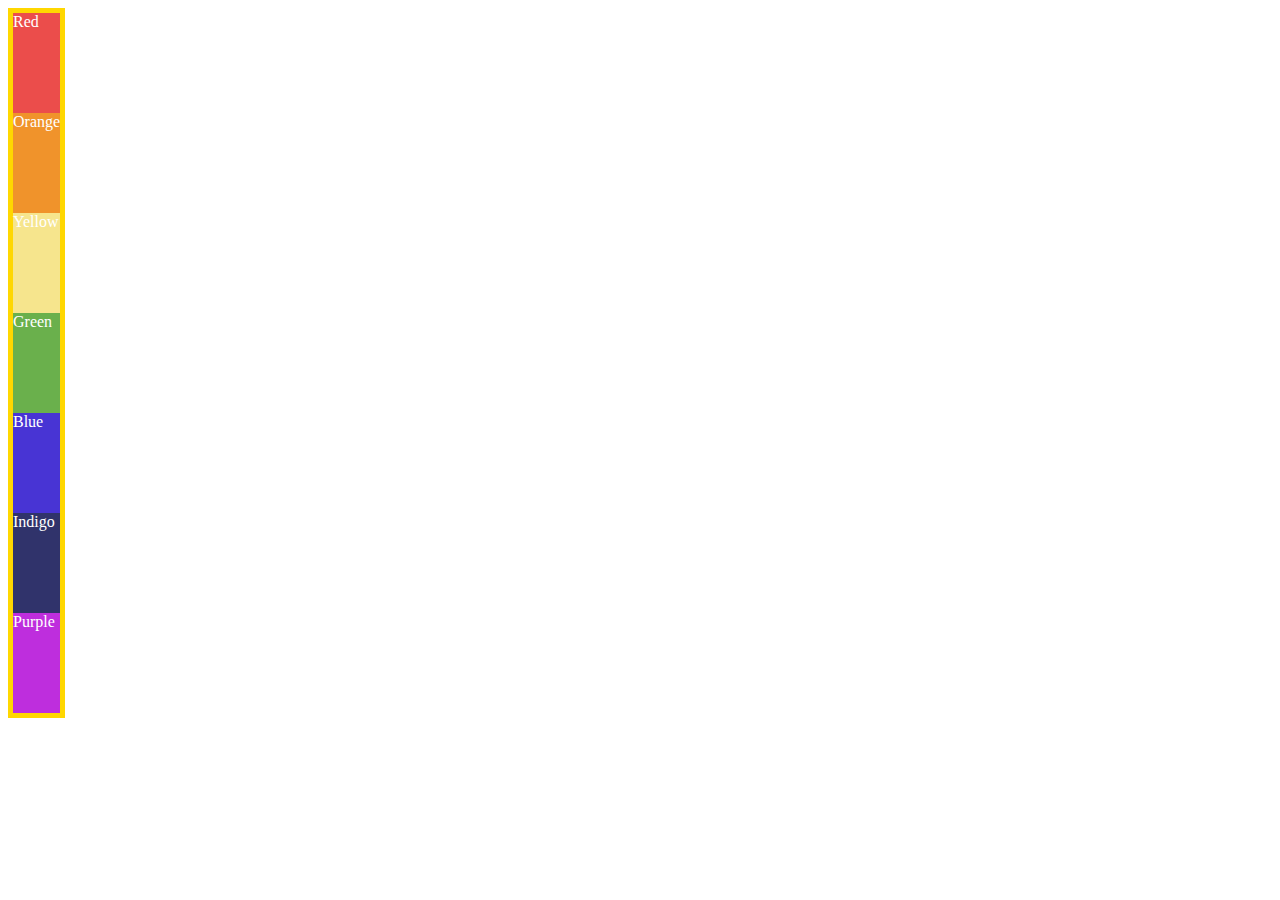
<file: 9.1 Flex Direction/index.html>
<!DOCTYPE html>
<html lang="en">

<head>
  <meta charset="UTF-8">
  <meta name="viewport" content="width=device-width, initial-scale=1.0">
  <title>Flex Direction</title>
  <!-- HINT:
  https://developer.mozilla.org/en-US/docs/Web/CSS/Universal_selectors
  https://developer.mozilla.org/en-US/docs/Learn/CSS/Building_blocks/Selectors/Combinators 
  -->
  <style>
    .container {
      color: white;
      border: 5px solid gold;
      display: inline-flex;
      flex-direction: column;
    }

    /*
Select all the elements that are the direct
children of the .container class.
    */

    .red {background-color: #eb4d4b;}
    .orange {background-color: #f0932b;}
    .yellow {background-color: #f6e58d;}
    .green {background-color: #6ab04c;}
    .blue {background-color: #4834d4;}
    .indigo {background-color: #30336b;}
    .purple {background-color: #be2edd;}

    .container > *{
      flex-basis: 100px;
    } 

  
  </style>
</head>

<body>
  <div class="container">
    <div class="red">Red</div>
    <div class="orange">Orange</div>
    <div class="yellow">Yellow</div>
    <div class="green">Green</div>
    <div class="blue">Blue</div>
    <div class="indigo">Indigo</div>
    <div class="purple">Purple</div>
  </div>
  
</body>

</html>
</file>
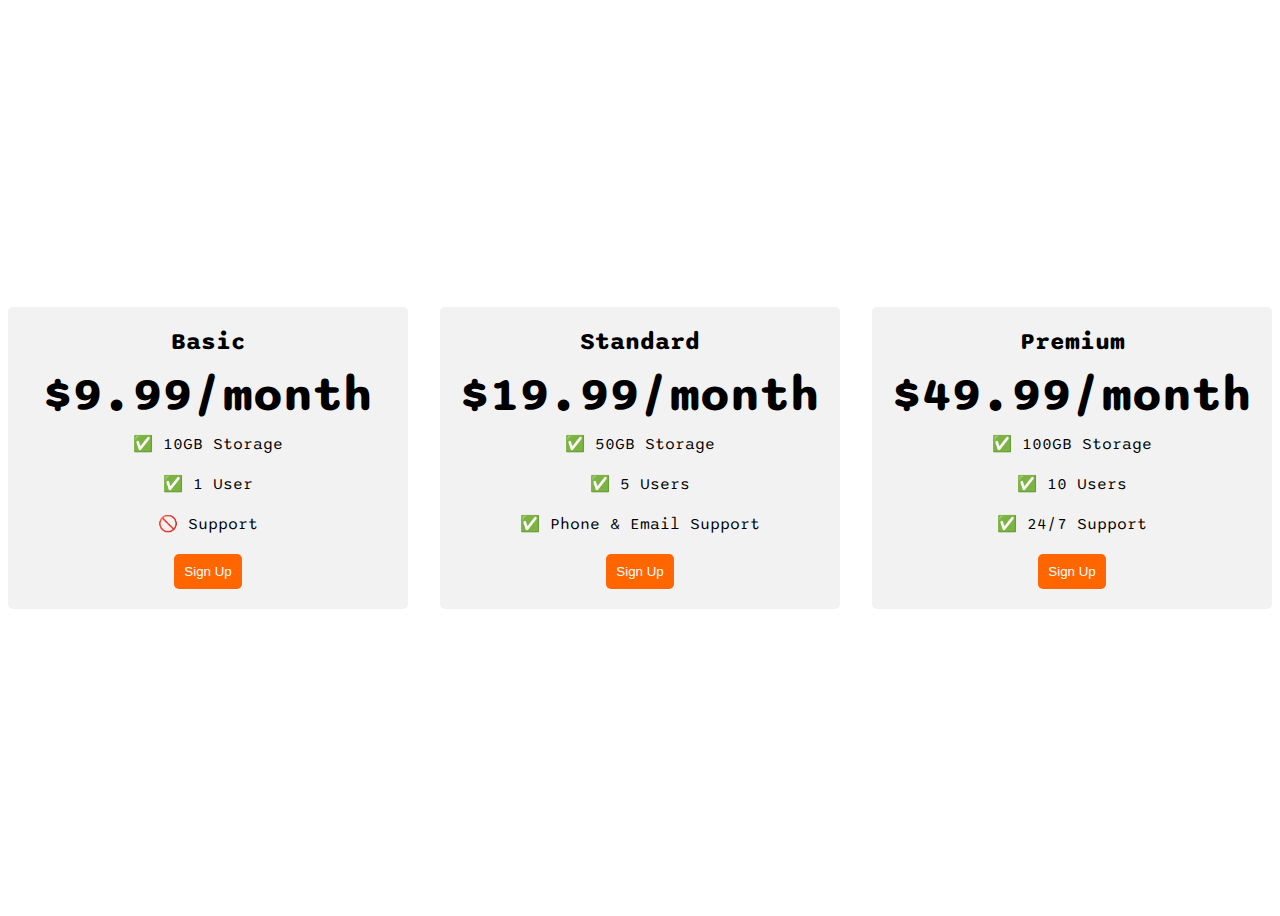
<file: 9.4+Flexbox+Pricing+Table+Project/index.html>
<!DOCTYPE html>
<html>
  <head>
    <title>Flexbox Pricing Table</title>
    <link rel="preconnect" href="https://fonts.googleapis.com" />
    <link rel="preconnect" href="https://fonts.gstatic.com" crossorigin />
    <link
      href="https://fonts.googleapis.com/css2?family=Sono:wght@400;700&display=swap"
      rel="stylesheet"
    />
    <style>
      body {
        font-family: "Sono", sans-serif;
      }

      .pricing-container {
        display: flex;
        justify-content:center;
        align-items: center;
        height: 100vh;
        gap: 2rem;
      }

      .pricing-plan{
        flex: 1;
        max-width: 400px;
        padding: 20px;
        background-color: #f2f2f2;
        border-radius: 5px;
        text-align: center;
      }

      .plan-title{
        font-size: 24px;
        font-weight: bold;
        margin-bottom: 10px;
      }

      .plan-price{
        font-size: 48px;
        font-weight: bold;
        margin-bottom: 10px;
      }

      .plan-features{
        list-style: none;
        margin: 0;
        padding: 0;
      }

      .plan-features li{
        margin-bottom: 20px;
      }

      .plan-button {
        background-color: #ff6600;
        color: white;
        border: none;
        border-radius: 5px;
        padding: 10px;
      }


      /* Hint: What can you do with a media query and flexbox? */
      @media (max-width: 1250px) {
        .pricing-container {
          flex-direction: column;
          height: 100%;
        }
      }
    </style>
  </head>

  <body>
    <div class="pricing-container">
      <div class="pricing-plan" id="basic">
        <div class="plan-title">Basic</div>
        <div class="plan-price">$9.99/month</div>
        <ul class="plan-features">
          <li>✅ 10GB Storage</li>
          <li>✅ 1 User</li>
          <li>🚫 Support</li>
        </ul>
        <button class="plan-button">Sign Up</button>
      </div>
      <div class="pricing-plan" id="standard">
        <div class="plan-title">Standard</div>
        <div class="plan-price">$19.99/month</div>
        <ul class="plan-features">
          <li>✅ 50GB Storage</li>
          <li>✅ 5 Users</li>
          <li>✅ Phone &amp; Email Support</li>
        </ul>
        <button class="plan-button">Sign Up</button>
      </div>
      <div class="pricing-plan" id="premium">
        <div class="plan-title">Premium</div>
        <div class="plan-price">$49.99/month</div>
        <ul class="plan-features">
          <li>✅ 100GB Storage</li>
          <li>✅ 10 Users</li>
          <li>✅ 24/7 Support</li>
        </ul>
        <button class="plan-button">Sign Up</button>
      </div>
    </div>
  </body>
</html>
</file>
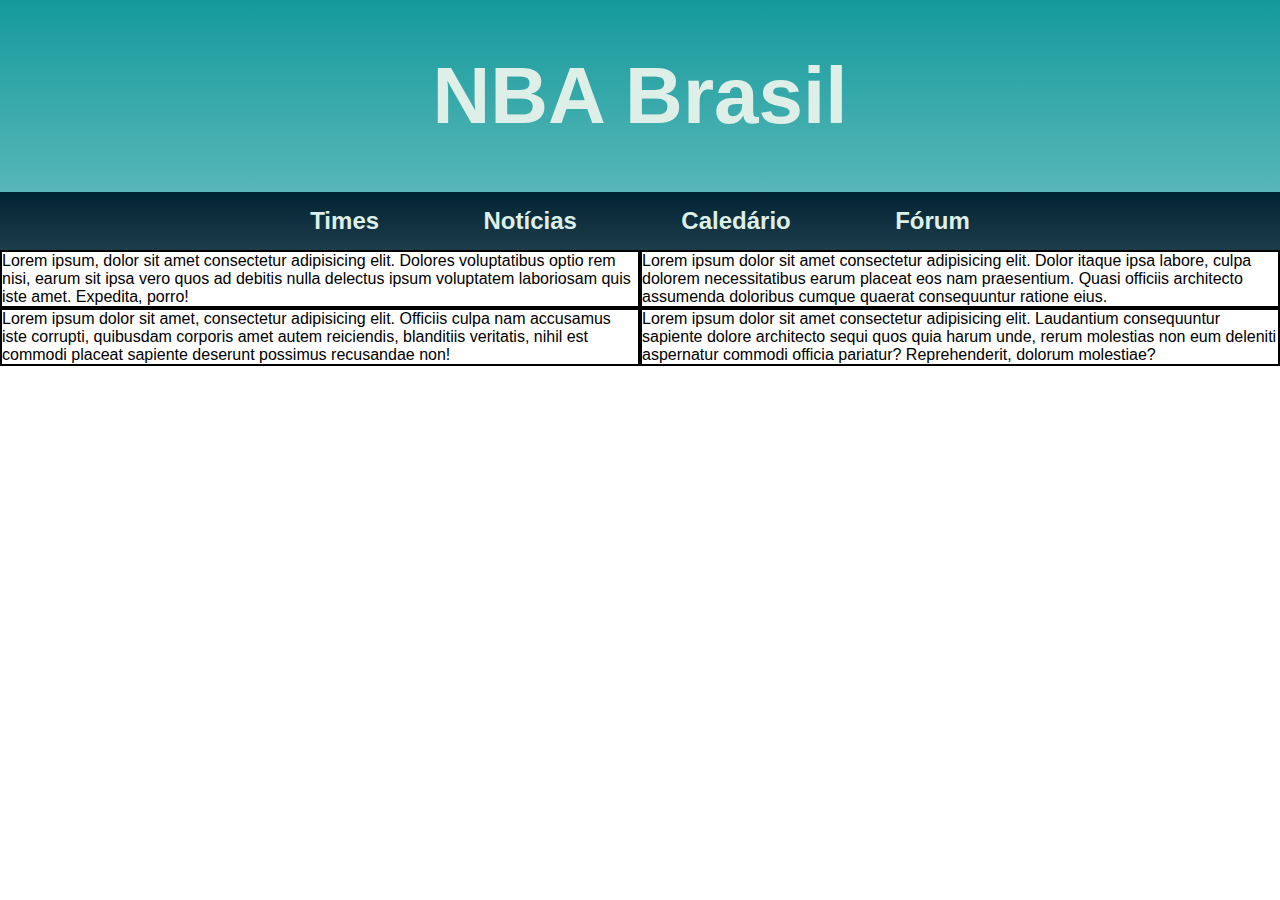
<file: treino/index.html>
<!DOCTYPE html>
<html lang="pt-br">
<head>
    <meta charset="UTF-8">
    <meta name="viewport" content="width=device-width, initial-scale=1.0">
    <title>Document</title>
    <link rel="stylesheet" href="style.css">
</head>
<body>
    <header><h1>NBA Brasil</h1></header>
    <nav>
        <ul>
            <li><a href="#">Times</a></li>
            <li><a href="#">Notícias</a></li>
            <li><a href="#">Caledário</a></li>
            <li><a href="#">Fórum</a></li>
        </ul>
    </nav>
    <main>
        <div class="container">
            <div class="pag01"> <p> Lorem ipsum, dolor sit amet consectetur adipisicing elit. Dolores voluptatibus optio rem nisi, earum sit ipsa vero quos ad debitis nulla delectus ipsum voluptatem laboriosam quis iste amet. Expedita, porro!</p></div>
            <div class="pag02"> <p> Lorem ipsum dolor sit amet consectetur adipisicing elit. Dolor itaque ipsa labore, culpa dolorem necessitatibus earum placeat eos nam praesentium. Quasi officiis architecto assumenda doloribus cumque quaerat consequuntur ratione eius.</p></div>
            <div class="pag03"> <p> Lorem ipsum dolor sit amet, consectetur adipisicing elit. Officiis culpa nam accusamus iste corrupti, quibusdam corporis amet autem reiciendis, blanditiis veritatis, nihil est commodi placeat sapiente deserunt possimus recusandae non!</p></div>
            <div class="pag04"> <p> Lorem ipsum dolor sit amet consectetur adipisicing elit. Laudantium consequuntur sapiente dolore architecto sequi quos quia harum unde, rerum molestias non eum deleniti aspernatur commodi officia pariatur? Reprehenderit, dolorum molestiae?</p></div>
        </div>
    </main>

   <!--  <footer><h2>Criado por Victor Borgatto</h2></footer> -->

</body>
</html>
</file>
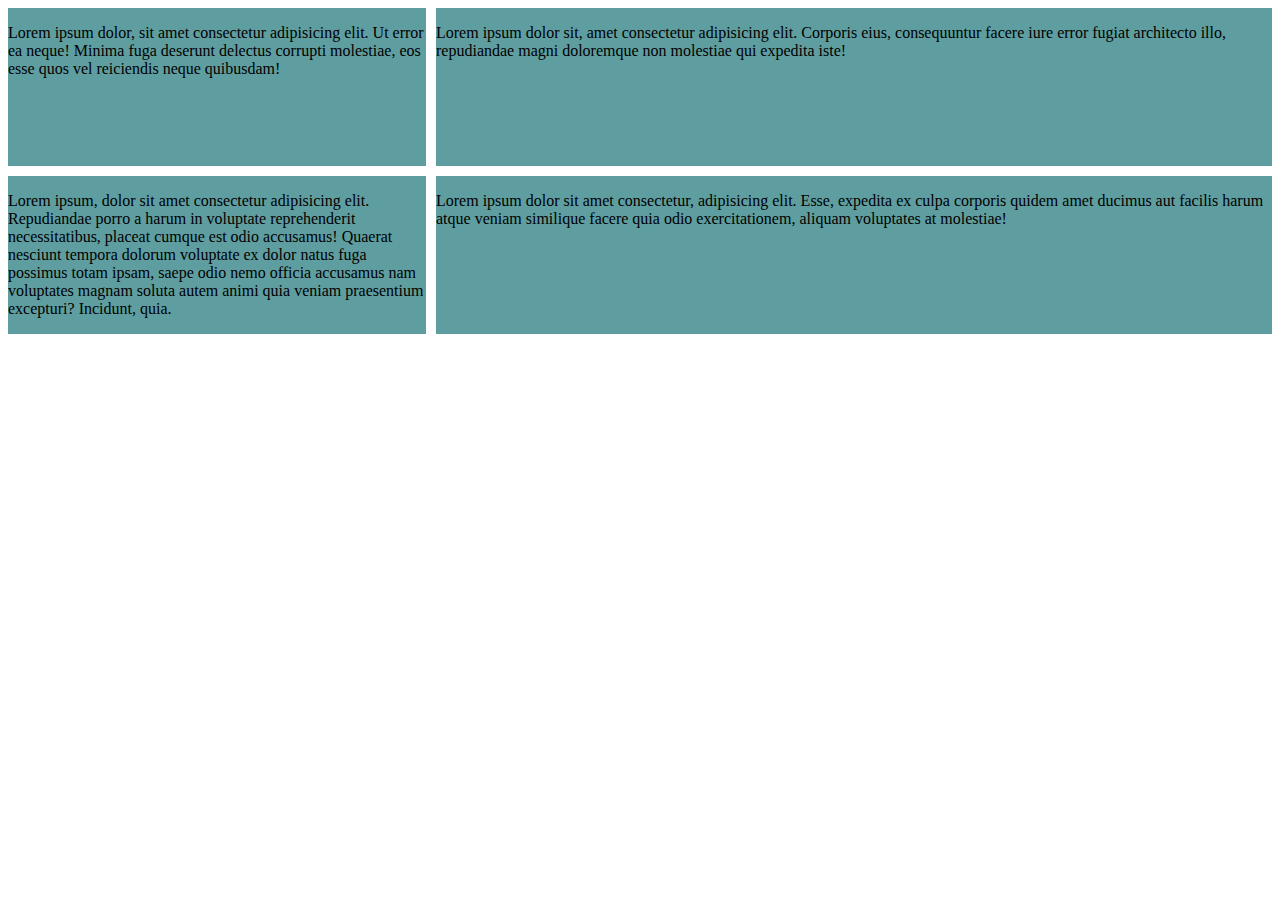
<file: 10.0 Display Grid/example.html>
<!DOCTYPE html>
<html>

<head>
  <title>CSS Grid vs Flexbox</title>
  <style>
    .container {
      display: grid;
      grid-template-columns: 1fr 2fr;
      grid-template-rows: 1fr 1fr;
      gap: 10px
    }

    .container>* {
      background-color: cadetblue;
    }
  </style>
</head>

<body>
  <div class="container">
    <div class="one">
      <p>Lorem ipsum dolor, sit amet consectetur adipisicing elit. Ut error ea neque! Minima fuga deserunt delectus
        corrupti molestiae, eos esse quos vel reiciendis neque quibusdam!</p>
    </div>
    <div class="two">
      <p>Lorem ipsum dolor sit, amet consectetur adipisicing elit. Corporis eius, consequuntur facere iure error fugiat
        architecto illo, repudiandae magni doloremque non molestiae qui expedita iste!</p>
    </div>
    <div class="three">
      <p>Lorem ipsum, dolor sit amet consectetur adipisicing elit. Repudiandae porro a harum in voluptate reprehenderit
        necessitatibus, placeat cumque est odio accusamus! Quaerat nesciunt tempora dolorum voluptate ex dolor natus
        fuga possimus totam ipsam, saepe odio nemo officia accusamus nam voluptates magnam soluta autem animi quia
        veniam praesentium excepturi? Incidunt, quia.</p>
    </div>
    <div>
      <p>Lorem ipsum dolor sit amet consectetur, adipisicing elit. Esse, expedita ex culpa corporis quidem amet ducimus
        aut facilis harum atque veniam similique facere quia odio exercitationem, aliquam voluptates at molestiae!</p>
    </div>
  </div>

</body>

</html>
</file>
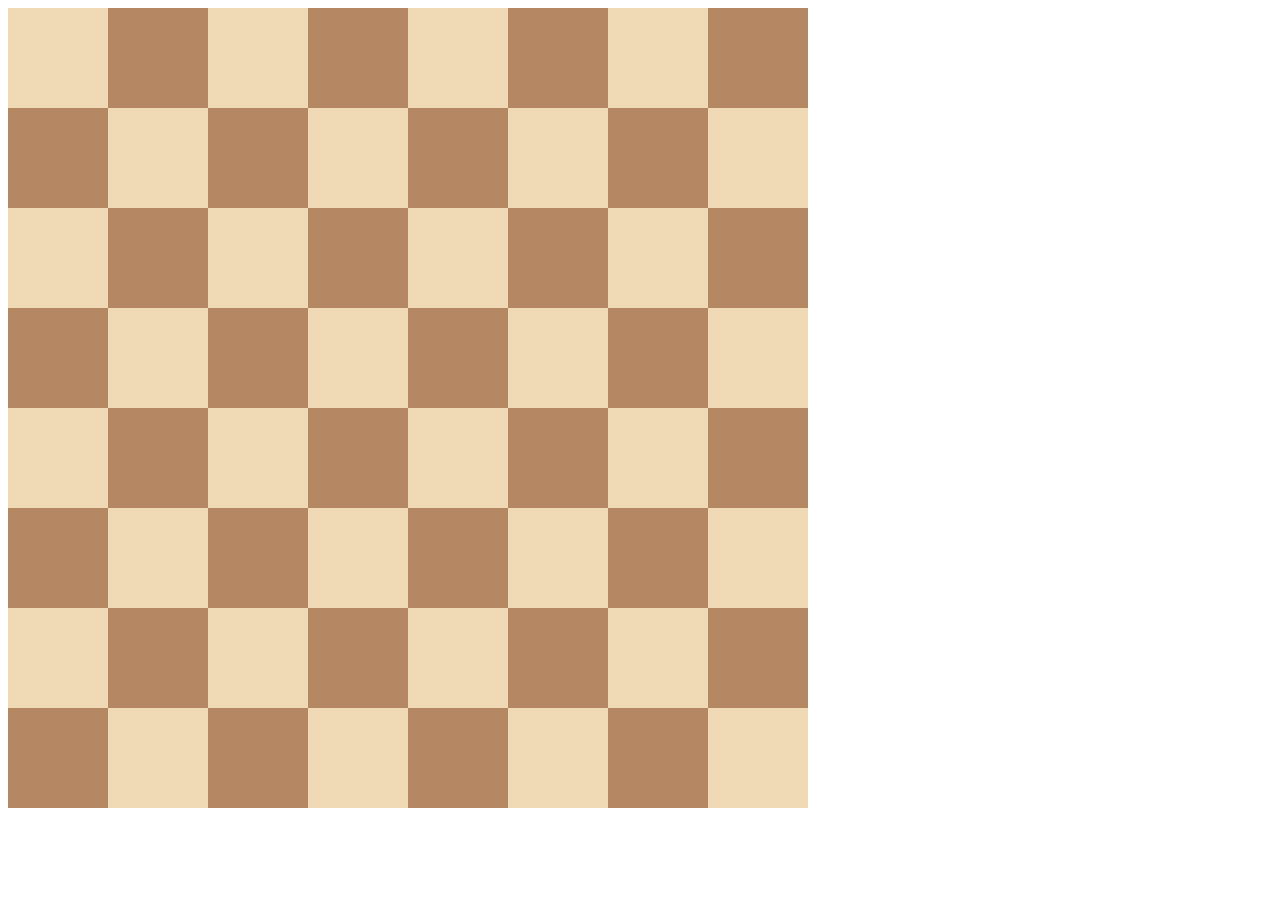
<file: 10.0 Display Grid/solution.html>
<!DOCTYPE html>
<html>

<head>
  <title>Chessboard</title>
  <style>
    .container {
      width: 800px;
      display: grid;
      grid-template-columns: 1fr 1fr 1fr 1fr 1fr 1fr 1fr 1fr;
      grid-template-rows: 1fr 1fr 1fr 1fr 1fr 1fr 1fr 1fr;
    }

    .white {
      height: 100px;
      width: 100px;
      background-color: #f0d9b5;
    }

    .black {
      height: 100px;
      width: 100px;
      background-color: #b58863;
    }
  </style>
</head>

<body>
  <div class="container">
    <div class="white"></div>
    <div class="black"></div>
    <div class="white"></div>
    <div class="black"></div>
    <div class="white"></div>
    <div class="black"></div>
    <div class="white"></div>
    <div class="black"></div>
    <div class="black"></div>
    <div class="white"></div>
    <div class="black"></div>
    <div class="white"></div>
    <div class="black"></div>
    <div class="white"></div>
    <div class="black"></div>
    <div class="white"></div>
    <div class="white"></div>
    <div class="black"></div>
    <div class="white"></div>
    <div class="black"></div>
    <div class="white"></div>
    <div class="black"></div>
    <div class="white"></div>
    <div class="black"></div>
    <div class="black"></div>
    <div class="white"></div>
    <div class="black"></div>
    <div class="white"></div>
    <div class="black"></div>
    <div class="white"></div>
    <div class="black"></div>
    <div class="white"></div>
    <div class="white"></div>
    <div class="black"></div>
    <div class="white"></div>
    <div class="black"></div>
    <div class="white"></div>
    <div class="black"></div>
    <div class="white"></div>
    <div class="black"></div>
    <div class="black"></div>
    <div class="white"></div>
    <div class="black"></div>
    <div class="white"></div>
    <div class="black"></div>
    <div class="white"></div>
    <div class="black"></div>
    <div class="white"></div>
    <div class="white"></div>
    <div class="black"></div>
    <div class="white"></div>
    <div class="black"></div>
    <div class="white"></div>
    <div class="black"></div>
    <div class="white"></div>
    <div class="black"></div>
    <div class="black"></div>
    <div class="white"></div>
    <div class="black"></div>
    <div class="white"></div>
    <div class="black"></div>
    <div class="white"></div>
    <div class="black"></div>
    <div class="white"></div>
  </div>
</body>

</html>
</file>
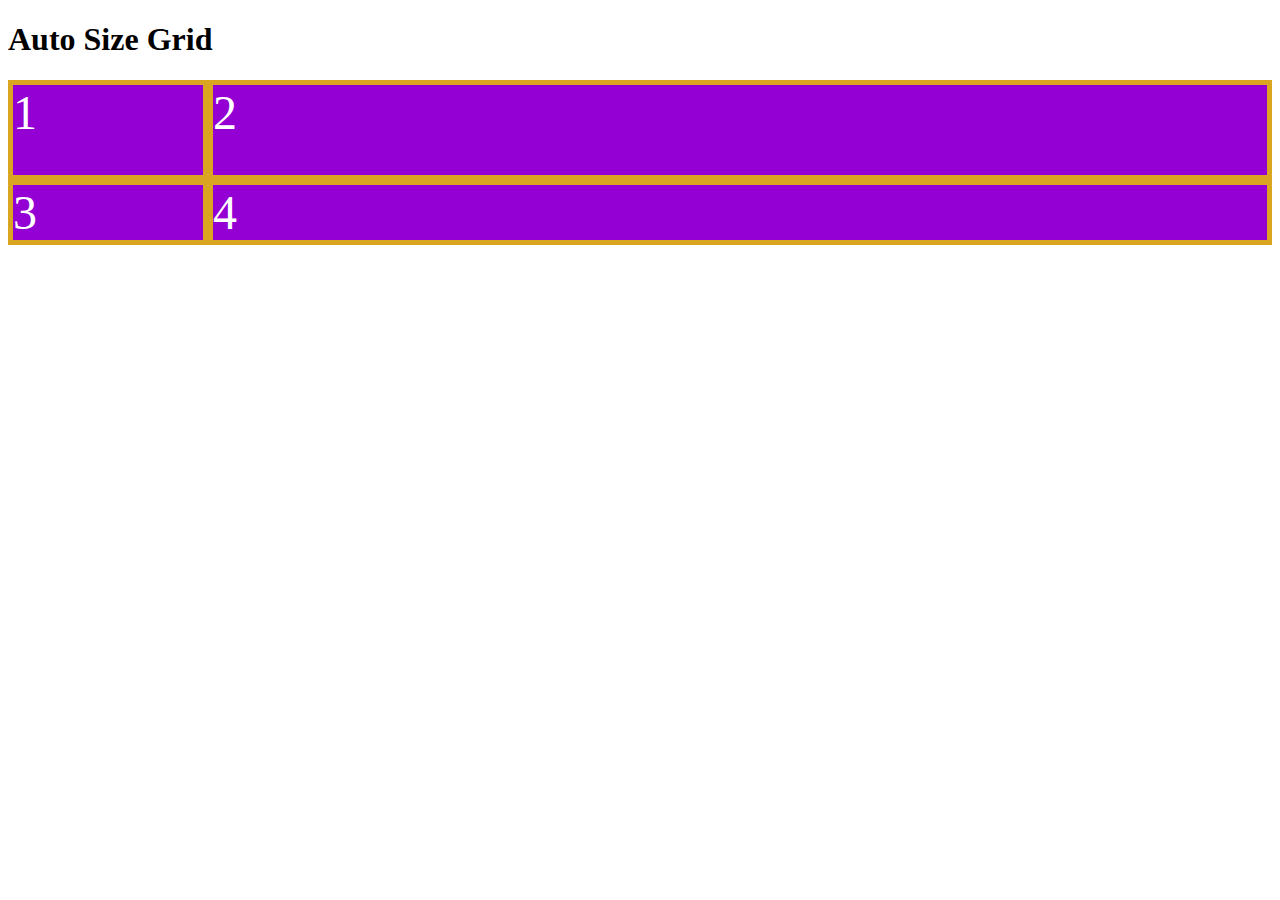
<file: 10.1 Grid Sizing/auto-size.html>
<!DOCTYPE html>
<html lang="en">

<head>
  <meta charset="UTF-8">
  <meta name="viewport" content="width=device-width, initial-scale=1.0">
  <title>Auto Size Grid</title>
  <style>
    .grid-container {
      display: grid;
      grid-template-rows: 100px auto;
      grid-template-columns: 200px auto;
    }

    .grid-item {
      font-size: 3rem;
      background-color: darkviolet;
      border: 5px solid goldenrod;
      color: white;
    }
  </style>
</head>

<body>
  <h1>Auto Size Grid</h1>
  <div class="grid-container">
    <div class="grid-item">1</div>
    <div class="grid-item">2</div>
    <div class="grid-item">3</div>
    <div class="grid-item">4</div>
  </div>
</body>

</html>
</file>
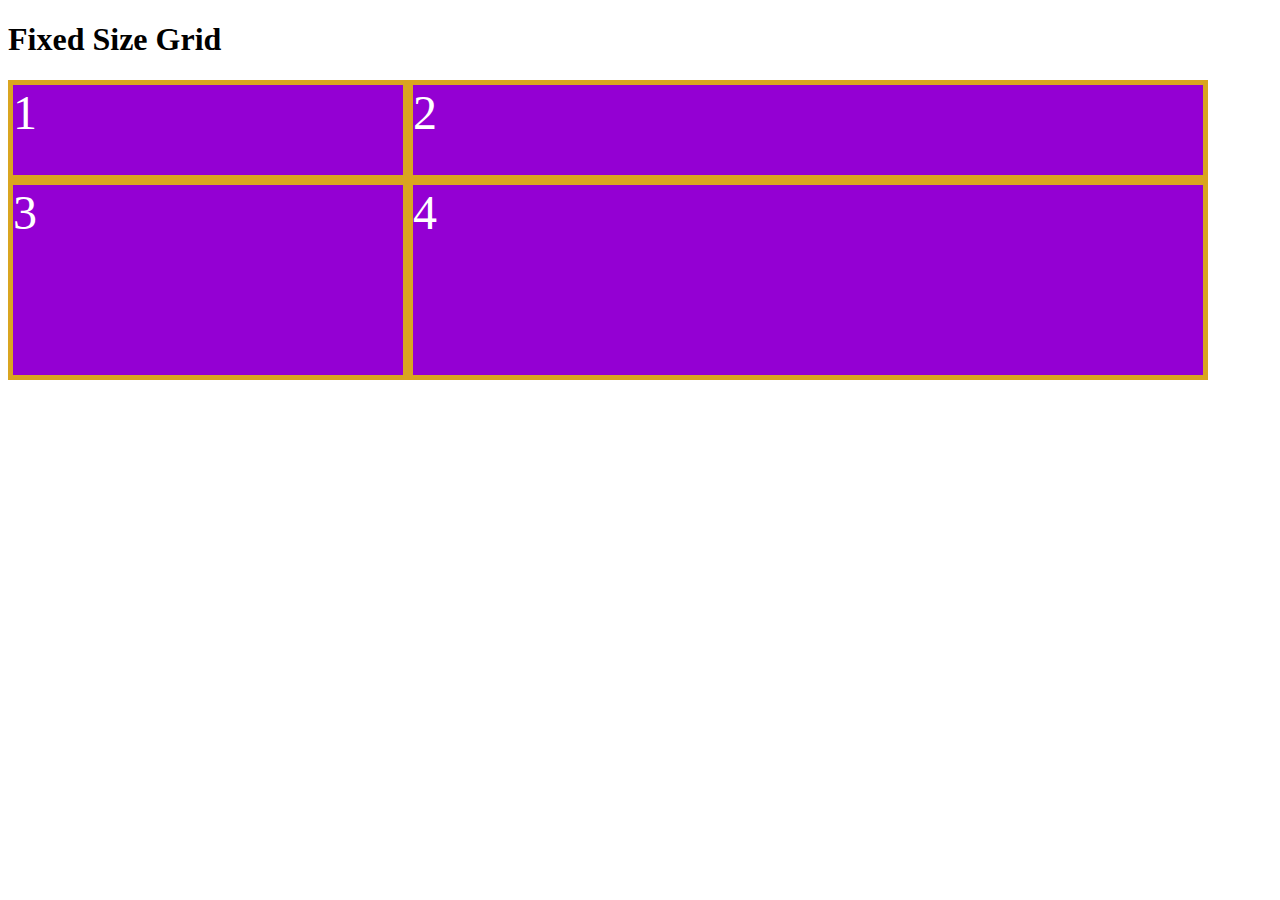
<file: 10.1 Grid Sizing/fixed-size.html>
<!DOCTYPE html>
<html lang="en">

<head>
  <meta charset="UTF-8">
  <meta name="viewport" content="width=device-width, initial-scale=1.0">
  <title>Fixed Size Grid</title>
  <style>

    .grid-container {
      display: grid;
      grid-template-rows: 100px 200px;
      grid-template-columns: 400px 800px;
    }

    .grid-item {
      font-size: 3rem;
      background-color: darkviolet;
      border: 5px solid goldenrod;
      color: white;
    }
  </style>
</head>

<body>
  <h1>Fixed Size Grid</h1>
  <div class="grid-container">
    <div class="grid-item">1</div>
    <div class="grid-item">2</div>
    <div class="grid-item">3</div>
    <div class="grid-item">4</div>
  </div>
</body>

</html>
</file>
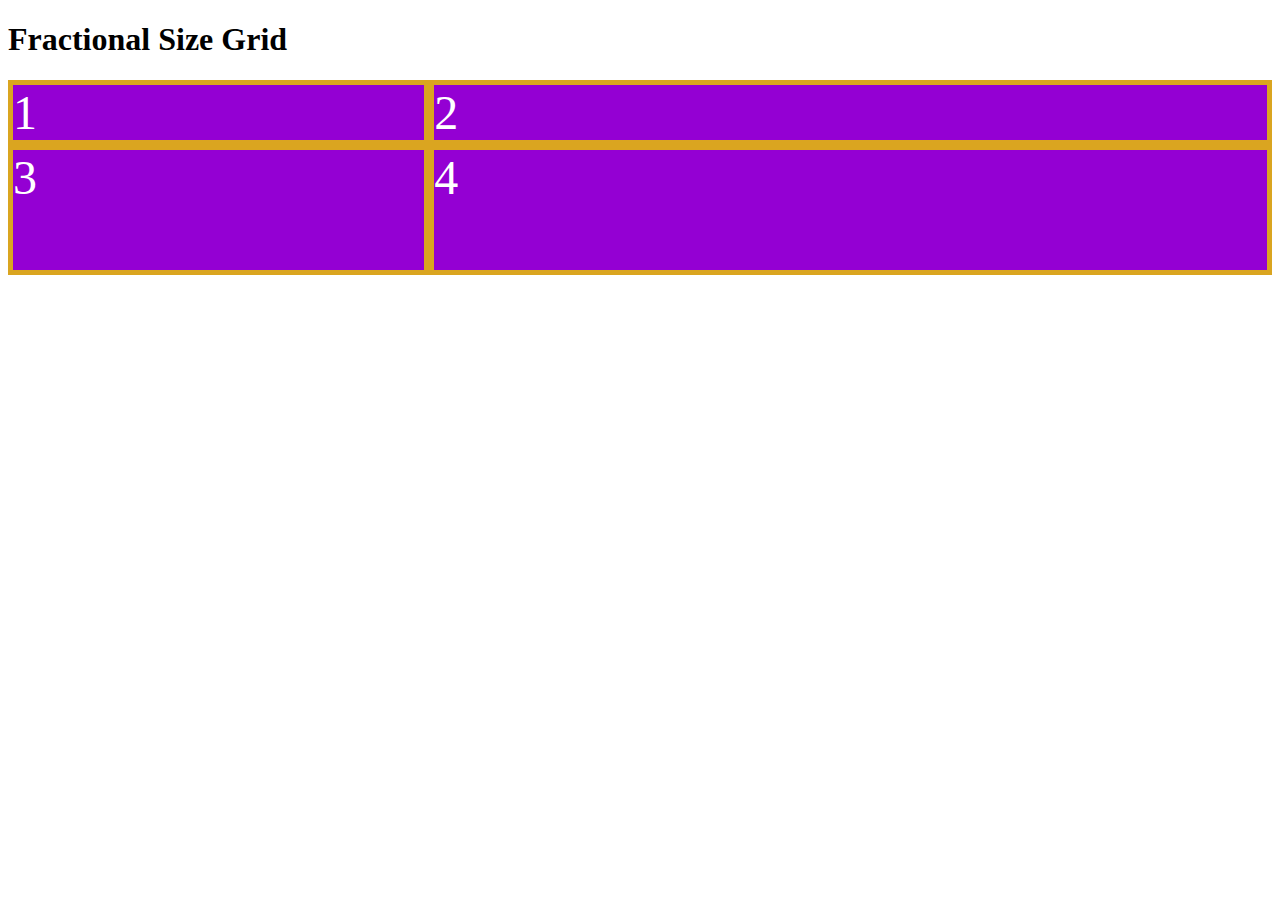
<file: 10.1 Grid Sizing/fractional-size.html>
<!DOCTYPE html>
<html lang="en">

<head>
  <meta charset="UTF-8">
  <meta name="viewport" content="width=device-width, initial-scale=1.0">
  <title>Fractional Size Grid</title>
  <style>

    .grid-container {
      display: grid;
      grid-template-rows: 1fr 2fr;
      grid-template-columns: 1fr 2fr;
    }

    .grid-item {
      font-size: 3rem;
      background-color: darkviolet;
      border: 5px solid goldenrod;
      color: white;
    }
  </style>
</head>

<body>
  <h1>Fractional Size Grid</h1>
  <div class="grid-container">
    <div class="grid-item">1</div>
    <div class="grid-item">2</div>
    <div class="grid-item">3</div>
    <div class="grid-item">4</div>
  </div>
</body>

</html>
</file>
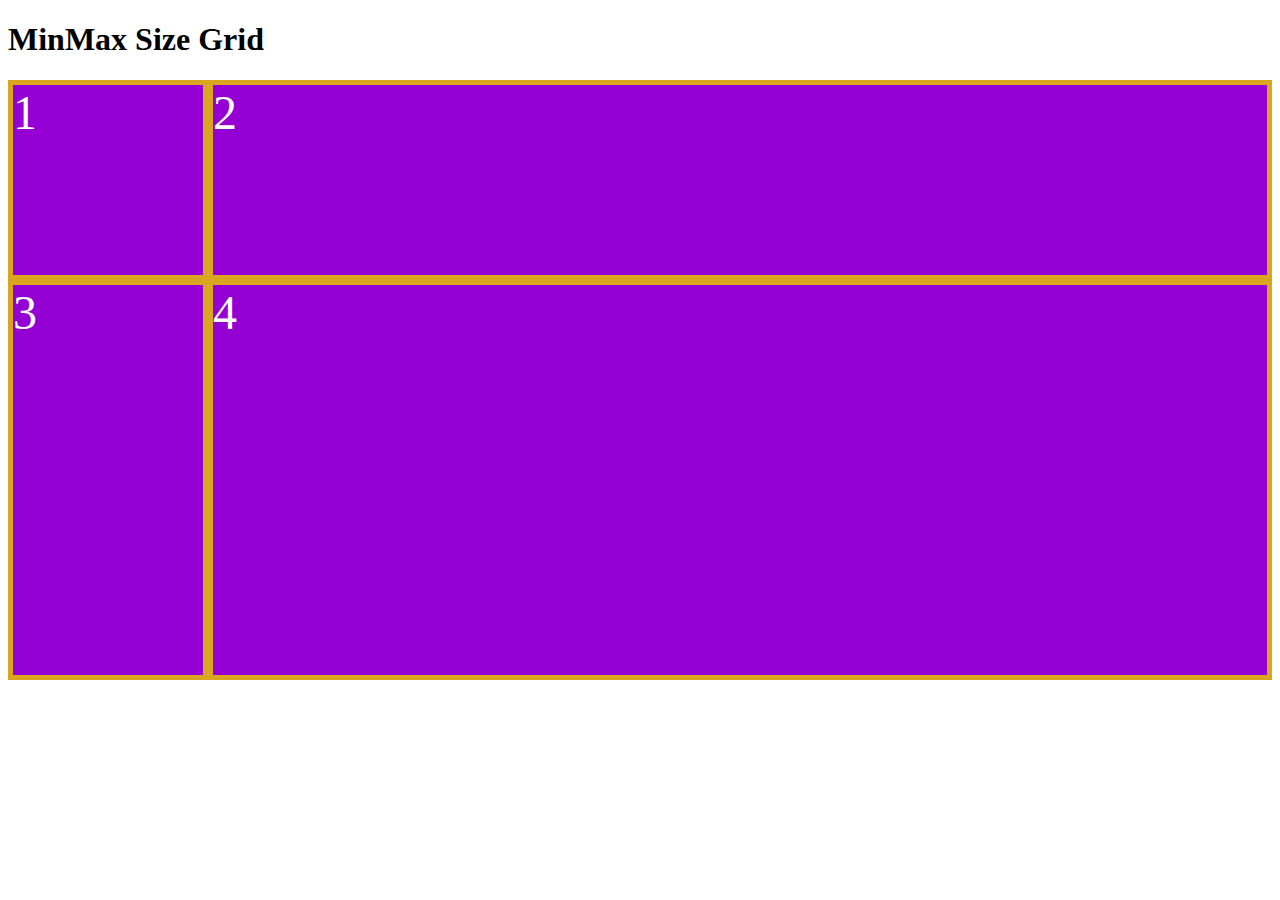
<file: 10.1 Grid Sizing/minmax-size.html>
<!DOCTYPE html>
<html lang="en">

<head>
  <meta charset="UTF-8">
  <meta name="viewport" content="width=device-width, initial-scale=1.0">
  <title>MizMax Size Grid</title>
  <style>
    .grid-container {
      display: grid;
      grid-template-rows: 200px minmax(400px, 5fr);
      grid-template-columns: 200px minmax(400px, 5fr);
    }

    .grid-item {
      font-size: 3rem;
      background-color: darkviolet;
      border: 5px solid goldenrod;
      color: white;
    }
  </style>
</head>

<body>
  <h1>MinMax Size Grid</h1>
  <div class="grid-container">
    <div class="grid-item">1</div>
    <div class="grid-item">2</div>
    <div class="grid-item">3</div>
    <div class="grid-item">4</div>
  </div>
</body>

</html>
</file>
<file: 11.3 TinDog Project/css/style.css>
.gradient-background {
  background: linear-gradient(300deg, #00bfff, #ff4c68, #ef8172);
  background-size: 180% 180%;
  animation: gradient-animation 18s ease infinite;
}

@keyframes gradient-animation {
  0% {
    background-position: 0% 50%;
  }
  50% {
    background-position: 100% 50%;
  }
  100% {
    background-position: 0% 50%;
  }
}

.icon-square {
  width: 3rem;
  height: 3rem;
  border-radius: 0.75rem;
}

.profile-img {
  height: 100px;
  border-radius: 50%;
}

.icon-square {
  width: 3rem;
  height: 3rem;
  border-radius: .75rem;
}

.btn-primary{
  background-color: white;
  color: black;
  border: white;
}

.btn-outline-secondary{
  color: white;
}

.dog{
  border-radius: 50%;
  height: 100px;
  display: flex;
  align-items: center;
  justify-content: center;
}

.marcas{
  height: 30px;
}
</file>
<file: treino/style.css>
@charset "utf-8";

*{
    margin: 0;
    padding: 0;
    font-family: Arial, Helvetica, sans-serif;
}


h1{
    text-align: center;
    padding: 50px;
    font-size: 5em;
    font-weight: bold;
 background-image: linear-gradient(to bottom, #159A9C, #159a9cb7); 
    color: #DEEFE7;

}

nav{
    background-image: linear-gradient(to bottom, #002333, #002333e1);
   /*  background-color: #002333; */
    color: white;
    text-align: center;
    padding: 5px;
}

nav ul{
    list-style-type: none;
}

nav ul li{
    display: inline-block;
    padding: 10px 50px;
}

nav a {
    text-decoration: none;
    color: #DEEFE7;
    font-weight: bold;
    font-size: 1.5em;
    
}

nav a:hover{
    color: rgb(255, 255, 255);
   font-size: 1.6em;
}

.container{
    display: grid;
    grid-template-columns: 1fr 1fr;
    grid-template-rows: 1fr 1fr;
    

}

.pag01{
    border: 2px solid black;

}
.pag02{
    border: 2px solid black;

}
.pag03{
    border: 2px solid black;

}
.pag04{
    border: 2px solid black;

}


footer{
    background-color: #002333;
    color: #DEEFE7;
}
</file>
